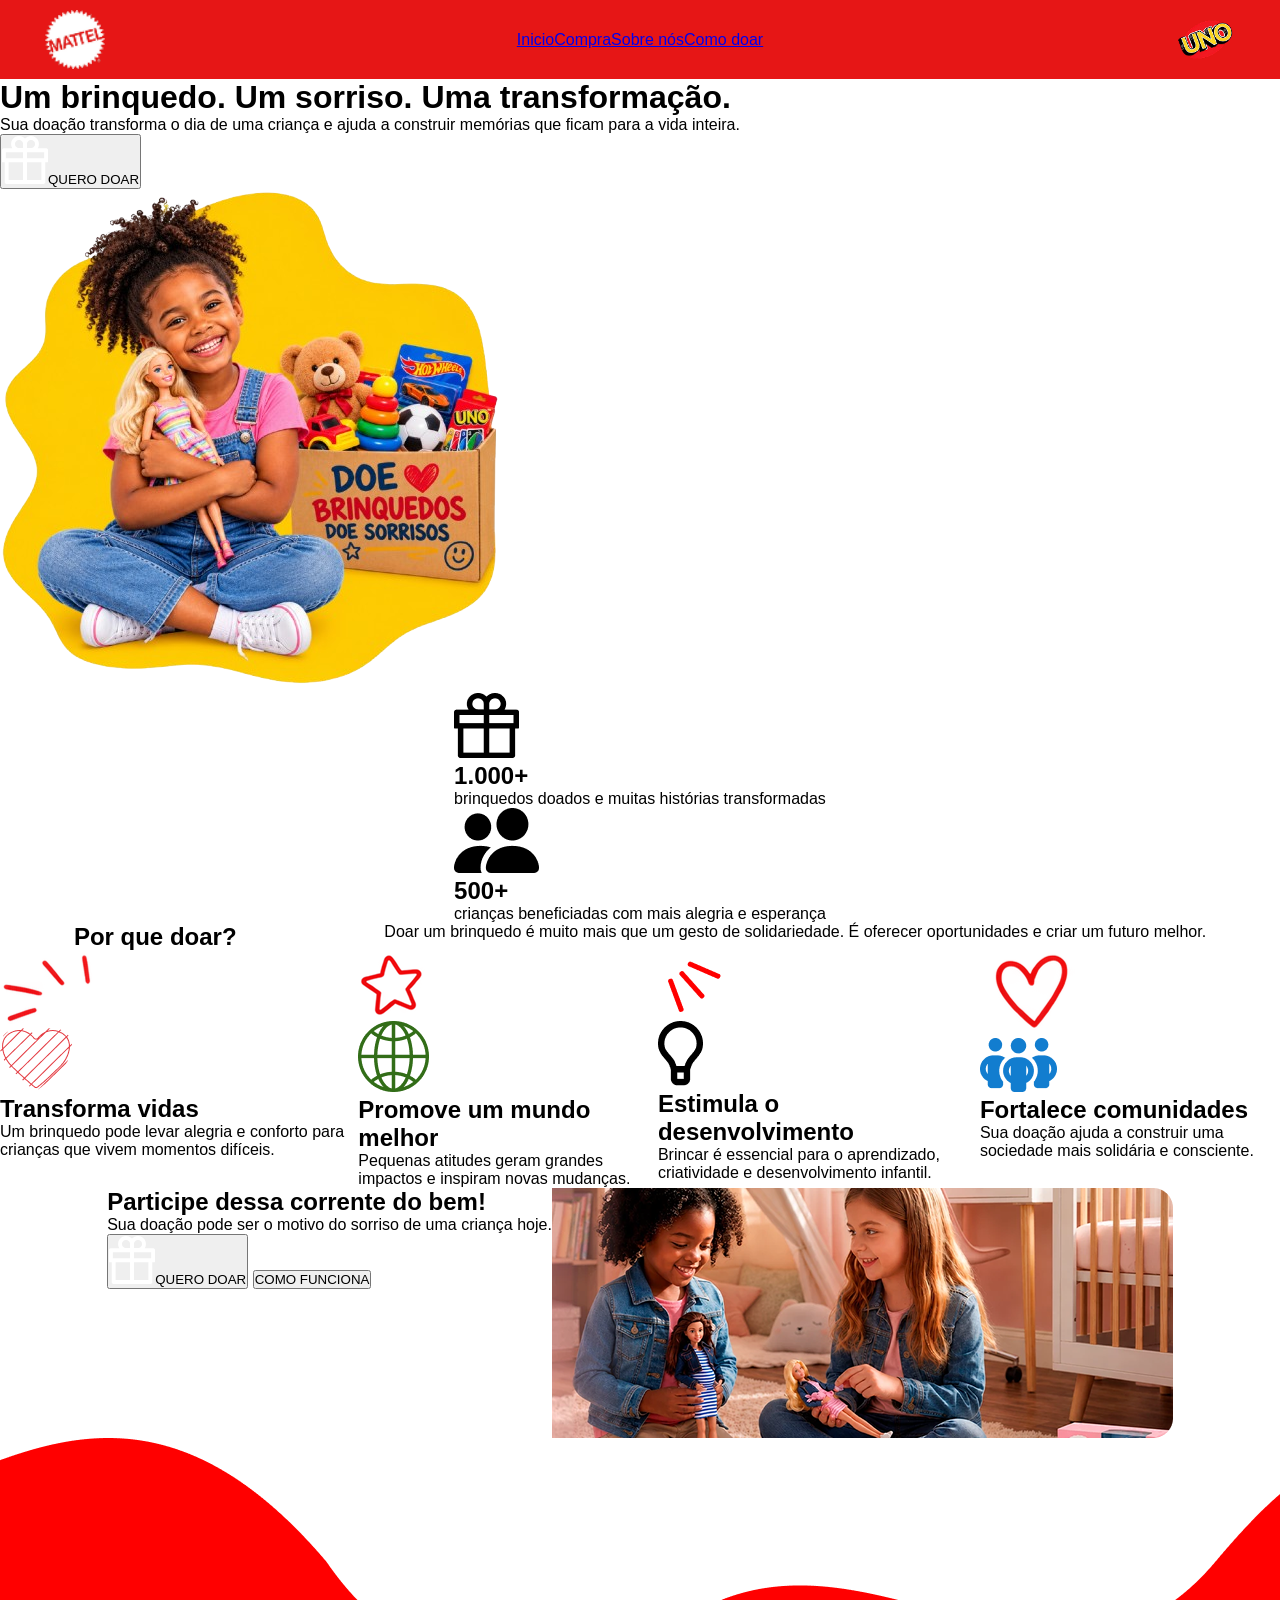
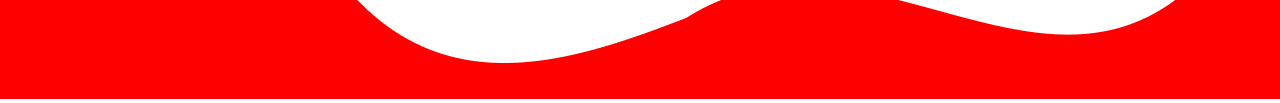
<file: index.html>
<!DOCTYPE html>
<html lang="pt-br">

<head>
    <meta charset="UTF-8">
    <meta name="viewport" content="width=device-width, initial-scale=1.0">
    <link rel="stylesheet" href="style.css">
    <link rel="shortcut icon" href="https://thumb.wikimedia.org/wikipedia/commons/thumb/7/7b/Mattel_%282019%29.svg/1280px-Mattel_%282019%29.svg.png?utm_source=commons.wikimedia.org&utm_campaign=index&utm_content=thumbnail" type="image/x-icon">
    <title>Inicio</title>
</head>

<body>
    <header>
        <img src="img/Logo.png" alt="Logo">

        <div class="menu" id="btn">
            <img src="img/menu.png" alt="Abrir menu" id="menu">
            <img src="img/close.png" alt="Fechar menu" class="mn" id="menuC">
        </div>

        <div class="nav" id="nav">
            <nav id="nav2">
                <a href="#">Inicio</a>
                <a href="Compreoudoe.html">Compra</a>
                <a href="sobre-nos.html">Sobre nós</a>
                <a href="comodoar.html">Como doar</a>
            </nav>
        </div>

        <img src="img/Uno2.png" alt="">
    </header>

    <main>
        <div class="text">
            <h1>
                Um brinquedo. Um sorriso.
                <span> Uma transformação.</span>
            </h1>

            <p>Sua doação transforma o dia de uma criança e ajuda a construir memórias que ficam para a vida inteira.
            </p>

            <button type="button"> <img src="img/giftB.png" alt="gift">QUERO DOAR</button>
        </div>

        <img src="img/ImgH.png" alt="Imagem Hero">
    </main>

    <section class="Ddados">
        <div class="dados">
            <div class="dado D1">
                <div class="ft"><img src="img/giftP.png" alt="Gift"></div>
                <div class="Dtext bor">
                    <h1>1.000+</h1>
                    <p>brinquedos doados e muitas histórias transformadas</p>
                </div>
            </div>

            <div class="dado D2">
                <div class="ft tf"><img src="img/twoP.png" alt="Gift"></div>
                <div class="Dtext">
                    <h1>500+</h1>
                    <p>crianças beneficiadas com mais alegria e esperança</p>
                </div>
            </div>
        </div>
    </section>

    <section class="pq">
        <h1>Por que doar?</h1>

        <p>Doar um brinquedo é muito mais que um gesto de solidariedade. É oferecer oportunidades e criar um futuro
            melhor.</p>
    </section>

    <section class="Qpq">
        <div class="quadrado">
            <img src="img/linhaC.png" alt="decoração" class="d1">
            <div class="fundo b1">
                <img src="img/coracao.png" alt="">
            </div>

            <h2>Transforma vidas</h2>

            <p>Um brinquedo pode levar alegria e conforto para crianças que vivem momentos difíceis.</p>
        </div>

        <div class="quadrado">
            <img src="img/estrela2.png" alt="decoração" class="d2">
            <div class="fundo b2">
                <img src="img/Mundo.png" alt="">
            </div>

            <h2 class="tx1">Promove um mundo melhor</h2>

            <p>Pequenas atitudes geram grandes impactos e inspiram novas mudanças.</p>
        </div>

        <div class="quadrado">
            <img src="img/linhaB.png" alt="decoração" class="d3">
            <div class="fundo b3">
                <img src="img/lampada.png" alt="">
            </div>

            <h2>Estimula o desenvolvimento</h2>

            <p>Brincar é essencial para o aprendizado, criatividade e desenvolvimento infantil.</p>
        </div>

        <div class="quadrado">
            <img src="img/coracao2.png" alt="decoração" class="d4">
            <div class="fundo b4">
                <img src="img/pessoa.png" alt="">
            </div>

            <h2 class="tx2">Fortalece comunidades</h2>

            <p>Sua doação ajuda a construir uma sociedade mais solidária e consciente.</p>
        </div>
    </section>

    <section class="Card">
        <div class="card">
            <div class="text">
                <h1>Participe dessa corrente do bem!</h1>

                <p>Sua doação pode ser o motivo do sorriso de uma criança hoje.</p>

                <div>
                    <button type="button" class="doar"> <img src="img/giftB.png" alt="gift">QUERO DOAR</button>

                    <button type="button" class="func">COMO FUNCIONA</button>
                </div>
            </div>

            <img src="img/Cimg.png" alt="Hero card">
        </div>
    </section>

    <footer>
        <img src="img/fundoV.png" alt="Fundo">
    </footer>

    <script src="script.js"></script>
</body>

</html>
</file>
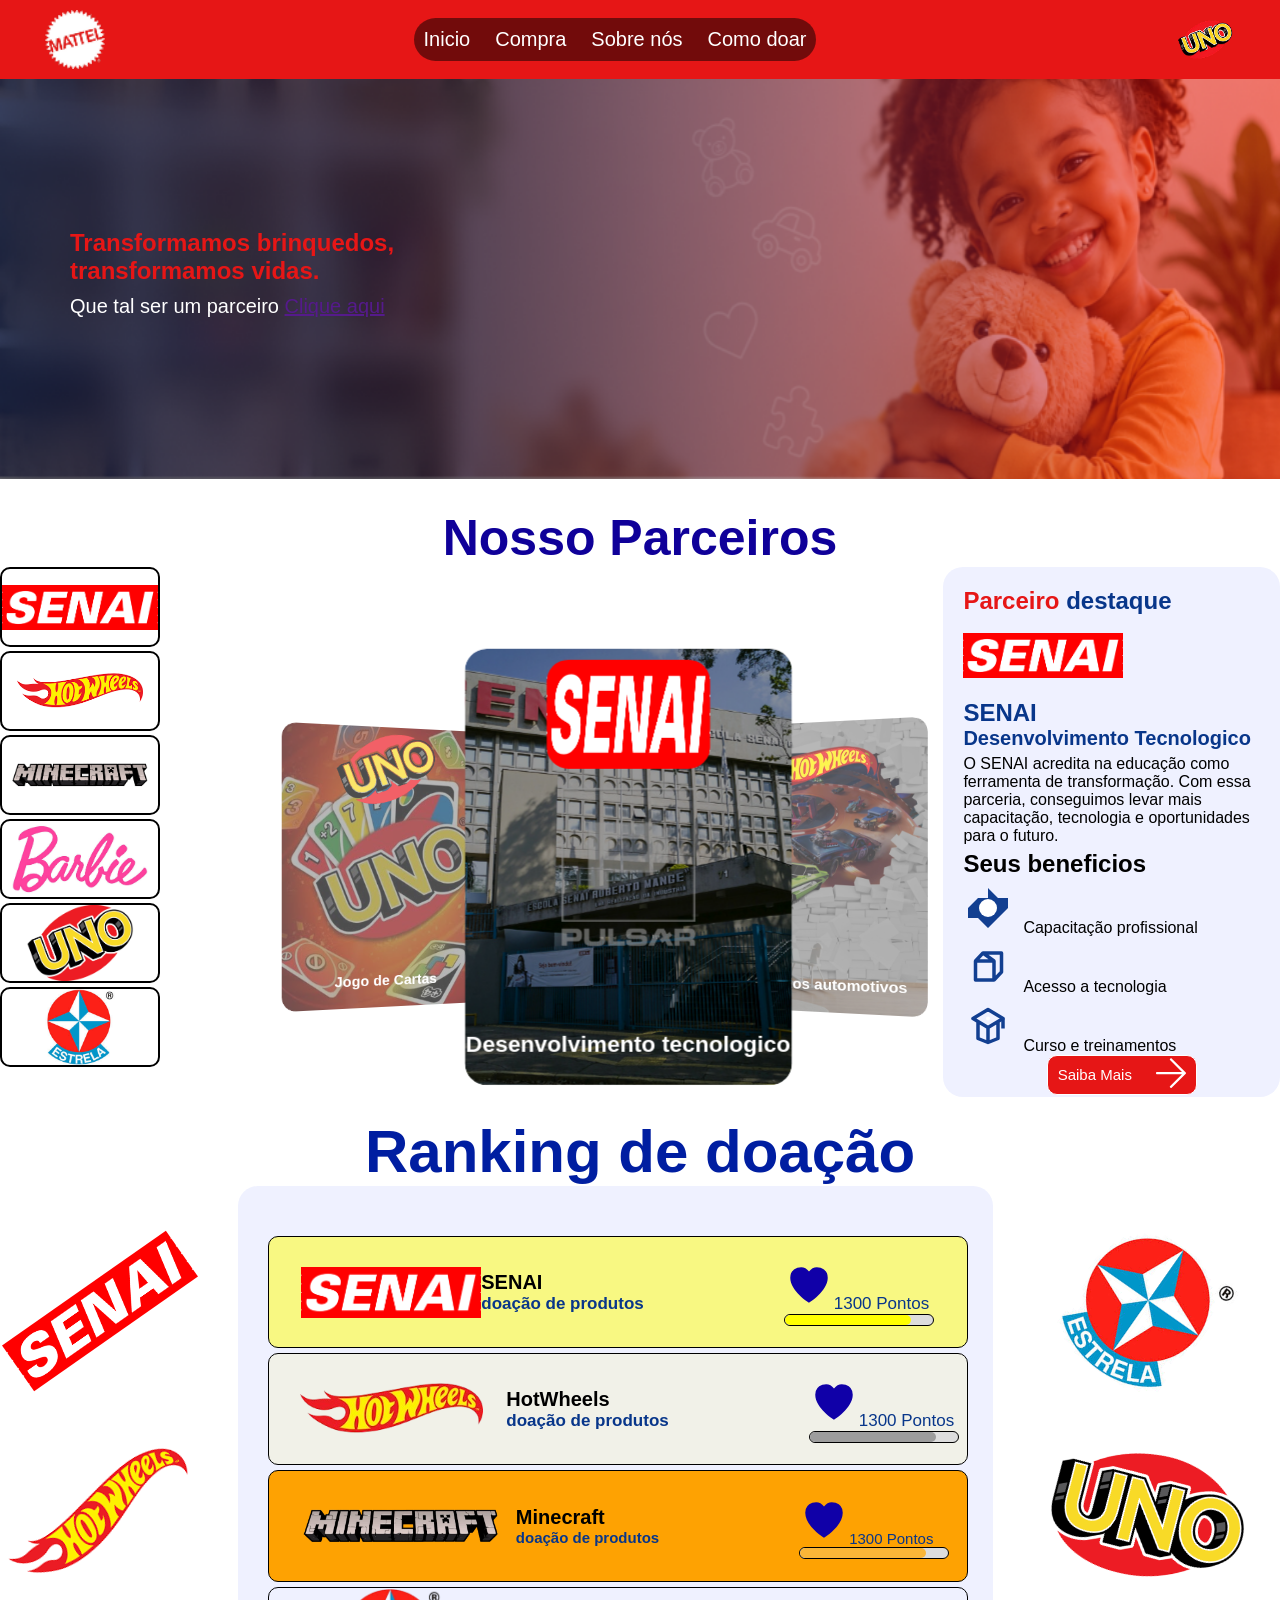
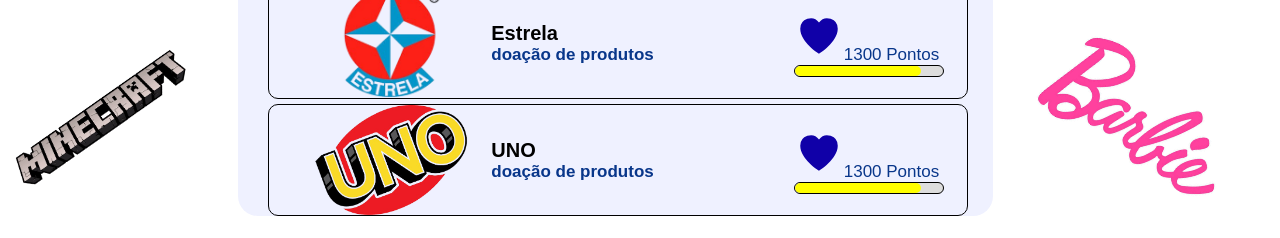
<file: parceiros.html>
<!doctype html>
<html lang="pt-br">

<head>
  <meta charset="UTF-8" />
  <meta name="viewport" content="width=device-width, initial-scale=1.0" />
  <title>Parceiros</title>
  <link rel="shortcut icon"
    href="https://thumb.wikimedia.org/wikipedia/commons/thumb/7/7b/Mattel_%282019%29.svg/1280px-Mattel_%282019%29.svg.png?utm_source=commons.wikimedia.org&utm_campaign=index&utm_content=thumbnail"
    type="image/x-icon">
  <link rel="stylesheet" href="parceiros.css" />
</head>

<body>
  <header>
    <img src="img/Logo.png" alt="Logo">

    <div class="menu" id="btn">
      <img src="img/menu.png" alt="Abrir menu" id="menu">
      <img src="img/close.png" alt="Fechar menu" class="mn" id="menuC">
    </div>

    <div class="nav" id="nav">
      <nav id="nav2">
        <a href="index.html">Inicio</a>
        <a href="Compreoudoe.html">Compra</a>
        <a href="sobre-nos.html">Sobre nós</a>
        <a href="comodoar.html">Como doar</a>
      </nav>
    </div>

    <img src="img/Uno2.png" alt="">
  </header>
  <nav>
    <img src="img/Menina-topo.png" alt="" />
    <div class="escrita-nav">
      <h1>Transformamos brinquedos, transformamos vidas.</h1>
      <p>
        Que tal ser um parceiro <span><a href="">Clique aqui</a></span>
      </p>
    </div>
  </nav>
  <div class="escrita-parceiros">
    <h1>Nosso Parceiros</h1>
  </div>
  <section>
    <div class="img-parceiros">
      <div class="container-img">
        <div class="lista-parceiros">
          <div class="parceiros">
            <img src="img/Senai-logo.png" alt="" />
          </div>
          <div class="parceiros">
            <img src="img/HotWhells-logo.png" alt="" />
          </div>
          <div class="parceiros">
            <img src="img/Minecraft-logo.png certo1.png" alt="" />
          </div>
          <div class="parceiros">
            <img src="img/Barbie-logo.jpeg" alt="" />
          </div>
          <div class="parceiros">
            <img src="img/UNO-logo.png" alt="" />
          </div>
          <div class="parceiros">
            <img src="img/Estrela-logo.jpeg" alt="" />
          </div>
          <!---
            <div class="parceiros">
              <img src="img/Senai-logo.png" alt="" />
            </div>
            <div class="parceiros">
              <img src="img/HotWhells-logo.png" alt="" />
            </div>
            <div class="parceiros">
              <img src="img/Minecraft-logo.png certo1.png" alt="" />
            </div>
            <div class="parceiros">
              <img src="img/Barbie-logo.jpeg" alt="" />
            </div>
            <div class="parceiros">
              <img src="img/UNO-logo.png" alt="" />
            </div>
            <div class="parceiros">
              <img src="img/Estrela-logo.jpeg" alt="" />
            </div>-->
        </div>
      </div>
    </div>
    <div class="carrossel">
      <div class="card">
        <div class="fundo-card">
          <img src="img/Senai.jpg" alt="">
          <div class="info-card">
            <img class="logo-card" src="img/Senai-logo.png" alt="" />
            <h2>Desenvolvimento tecnologico</h2>
          </div>
        </div>
      </div>
      <div class="card">
        <div class="fundo-card">
          <img src="img/hotwell-1.jpg" alt="">
          <div class="info-card">
            <img class="logo-card" src="img/HotWhells-logo-removebg-preview.png" alt="" />
            <h2>Brinquedos automotivos</h2>
          </div>
        </div>
      </div>
      <div class="card">
        <div class="fundo-card">
          <img src="img/minecraft.jpg" alt="">
          <div class="info-card">
            <img class="logo-card" src="img/Minecraft-logo.png_certo1-removebg-preview (1).png" alt="" />
            <h2>Jogo de mundo aberto</h2>
          </div>
        </div>
      </div>
      <div class="card">
        <div class="fundo-card">
          <img src="img/Barbie.jpg " alt="">
          <div class="info-card">
            <img class="logo-card" src="img/Barbie-logo-removebg-preview.png" alt="" />
            <h2>Boneca</h2>
          </div>
        </div>
      </div>
      <div class="card">
        <div class="fundo-card">
          <img src="img/Estrela.png" alt="">
          <div class="info-card">
            <img class="logo-card" src="img/Estrela-logo-removebg-preview.png" alt="" />
            <h2>Brinquedos e jogos</h2>
          </div>
        </div>
      </div>
      <div class="card">
        <div class="fundo-card">
          <img src="img/Uno.jpg" alt="">
          <div class="info-card">
            <img class="logo-card" src="img/UNO-logo-removebg-preview.png" alt="" />
            <h2>Jogo de Cartas</h2>
          </div>
        </div>
      </div>
    </div>
    </div>
    <div class="parceiro-destaque">
      <div class="info-parceiros">
        <div class="logo-p">
          <h1>Parceiro <span>destaque</span></h1>
          <img src="img/Senai-logo.png" alt="" />
        </div>
        <div class="empresa">
          <h1>SENAI</h1>
          <h2>Desenvolvimento Tecnologico</h2>
          <p>
            O SENAI acredita na educação como ferramenta de transformação. Com
            essa parceria, conseguimos levar mais capacitação, tecnologia e
            oportunidades para o futuro.
          </p>
        </div>
        <div class="beneficios">
          <h2>Seus beneficios</h2>
          <div class="beneficios">
            <p><svg width="50" height="50" viewBox="0 0 100 100">
                <path d="M50 10L70 30H90V50L70 70L50 90L30 70H10V50L30 30H50Z" fill="#123F91" />
                <circle cx="50" cy="50" r="18" fill="white" />
              </svg></span>Capacitação profissional</p>
          </div>
          <div class="beneficios">
            <p><span><svg width="50" height="50" viewBox="0 0 100 100">
                  <path d="M25 38h37v38H25zM25 38l15-16h37v38L62 76M40 22l22 16" fill="none" stroke="#123F91"
                    stroke-width="7" stroke-linejoin="round" />
                </svg></span>Acesso a tecnologia</p>
          </div>
          <div class="beneficios">
            <p><span><svg width="50" height="50" viewBox="0 0 100 100">
                  <path d="M20 35l30-18 30 18-30 18zM30 43v32l20 8 20-8V43M50 53v30" fill="none" stroke="#123F91"
                    stroke-width="7" stroke-linejoin="round" />
                  <circle cx="50" cy="35" r="4" fill="white" />
                  <path d="M80 35v20" stroke="#123F91" stroke-width="7" />
                </svg></span>Curso e treinamentos</p>
          </div>
        </div>
        <div class="saiba-mais">
          <button><span>
              <h1>Saiba Mais</h1>
            </span> <span><svg aria-hidden="true" data-prefix="fal" data-icon="arrow-right" role="img"
                xmlns="http://www.w3.org/2000/svg" viewBox="0 0 448 512"
                class="svg-inline--fa fa-arrow-right fa-w-14 fa-7x">
                <path fill="currentColor"
                  d="M216.464 36.465l-7.071 7.07c-4.686 4.686-4.686 12.284 0 16.971L387.887 239H12c-6.627 0-12 5.373-12 12v10c0 6.627 5.373 12 12 12h375.887L209.393 451.494c-4.686 4.686-4.686 12.284 0 16.971l7.071 7.07c4.686 4.686 12.284 4.686 16.97 0l211.051-211.05c4.686-4.686 4.686-12.284 0-16.971L233.434 36.465c-4.686-4.687-12.284-4.687-16.97 0z"
                  class=""></path>
              </svg></span></button>
        </div>
      </div>
    </div>
  </section>
  <div class="rankinkg">
    <div class="escrita-ranking">
      <h2>Ranking de doação</h2>
    </div>
    <div class="ranking-itens">
      <div class="img-lateral">
        <img src="img/Senai-logo.png" alt="">
        <img src="img/HotWhells-logo.png" alt="">
        <img src="img/Minecraft-logo.png_certo1-removebg-preview (1).png" alt="">
      </div>
      <div class="tabela-ranking">
        <div class="icons-ranking">

        </div>
        <div class="ranking-de-parceiros">
          <div class="itens-ranking">
            <div class="parceiros-ranking1">
              <img src="img/Senai-logo.png" alt="">
              <div class="info-ranking">
                <h1>SENAI
                  <p>doação de produtos</p>
                </h1>
              </div>
              <div class="pontos">
                <p><span><svg width="50" height="50" viewBox="0 0 24 24">
                      <path fill="#1000A8" d="M12 21S3 15.5 3 9a5 5 0 0 1 9-3 5 5 0 0 1 9 3c0 6.5-9 12-9 12z" />
                    </svg></span>1300 Pontos</p>
                <div class="barra">
                  <div class="progresso"></div>
                </div>
              </div>
            </div>
            <div class="parceiros-ranking2">
              <img src="img/HotWhells-logo-removebg-preview.png" alt="">
              <div class="info-ranking">
                <h1>HotWheels
                  <p>doação de produtos</p>
                </h1>
              </div>
              <div class="pontos">
                <p><span><svg width="50" height="50" viewBox="0 0 24 24">
                      <path fill="#1000A8" d="M12 21S3 15.5 3 9a5 5 0 0 1 9-3 5 5 0 0 1 9 3c0 6.5-9 12-9 12z" />
                    </svg></span>1300 Pontos</p>
                <div class="barra1">
                  <div class="progresso1"></div>
                </div>
              </div>
            </div>
            <div class="parceiros-ranking3">
              <img src="img/Minecraft-logo.png_certo1-removebg-preview (1).png" alt="">
              <div class="info-ranking">
                <h1>Minecraft
                  <p>doação de produtos</p>
                </h1>
              </div>
              <div class="pontos">
                <p><span><svg width="50" height="50" viewBox="0 0 24 24">
                      <path fill="#1000A8" d="M12 21S3 15.5 3 9a5 5 0 0 1 9-3 5 5 0 0 1 9 3c0 6.5-9 12-9 12z" />
                    </svg></span>1300 Pontos</p>
                <div class="barra2">
                  <div class="progresso2"></div>
                </div>
              </div>
            </div>
            <div class="parceiros-ranking">
              <img src="img/Estrela-logo-removebg-preview.png" alt="">
              <div class="info-ranking">
                <h1>Estrela
                  <p>doação de produtos</p>
                </h1>
              </div>
              <div class="pontos">
                <p><span><svg width="50" height="50" viewBox="0 0 24 24">
                      <path fill="#1000A8" d="M12 21S3 15.5 3 9a5 5 0 0 1 9-3 5 5 0 0 1 9 3c0 6.5-9 12-9 12z" />
                    </svg></span>1300 Pontos</p>
                <div class="barra">
                  <div class="progresso"></div>
                </div>
              </div>
            </div>
            <div class="parceiros-ranking">
              <img src="img/UNO-logo-removebg-preview.png" alt="">
              <div class="info-ranking">
                <h1>UNO
                  <p>doação de produtos</p>
                </h1>
              </div>
              <div class="pontos">
                <p><span><svg width="50" height="50" viewBox="0 0 24 24">
                      <path fill="#1000A8" d="M12 21S3 15.5 3 9a5 5 0 0 1 9-3 5 5 0 0 1 9 3c0 6.5-9 12-9 12z" />
                    </svg></span>1300 Pontos</p>
                <div class="barra">
                  <div class="progresso"></div>
                </div>
              </div>
            </div>
          </div>
        </div>
      </div>
      <div class="img-lateral2">
        <img src="img/Estrela-logo.jpeg" alt="">
        <img src="img/UNO-logo.png" alt="">
        <img src="img/Barbie-logo.jpeg" alt="">
      </div>
    </div>
  </div>
  <script src="parceiros.js"></script>
  <script src="script.js"></script>
</body>

</html>
</file>
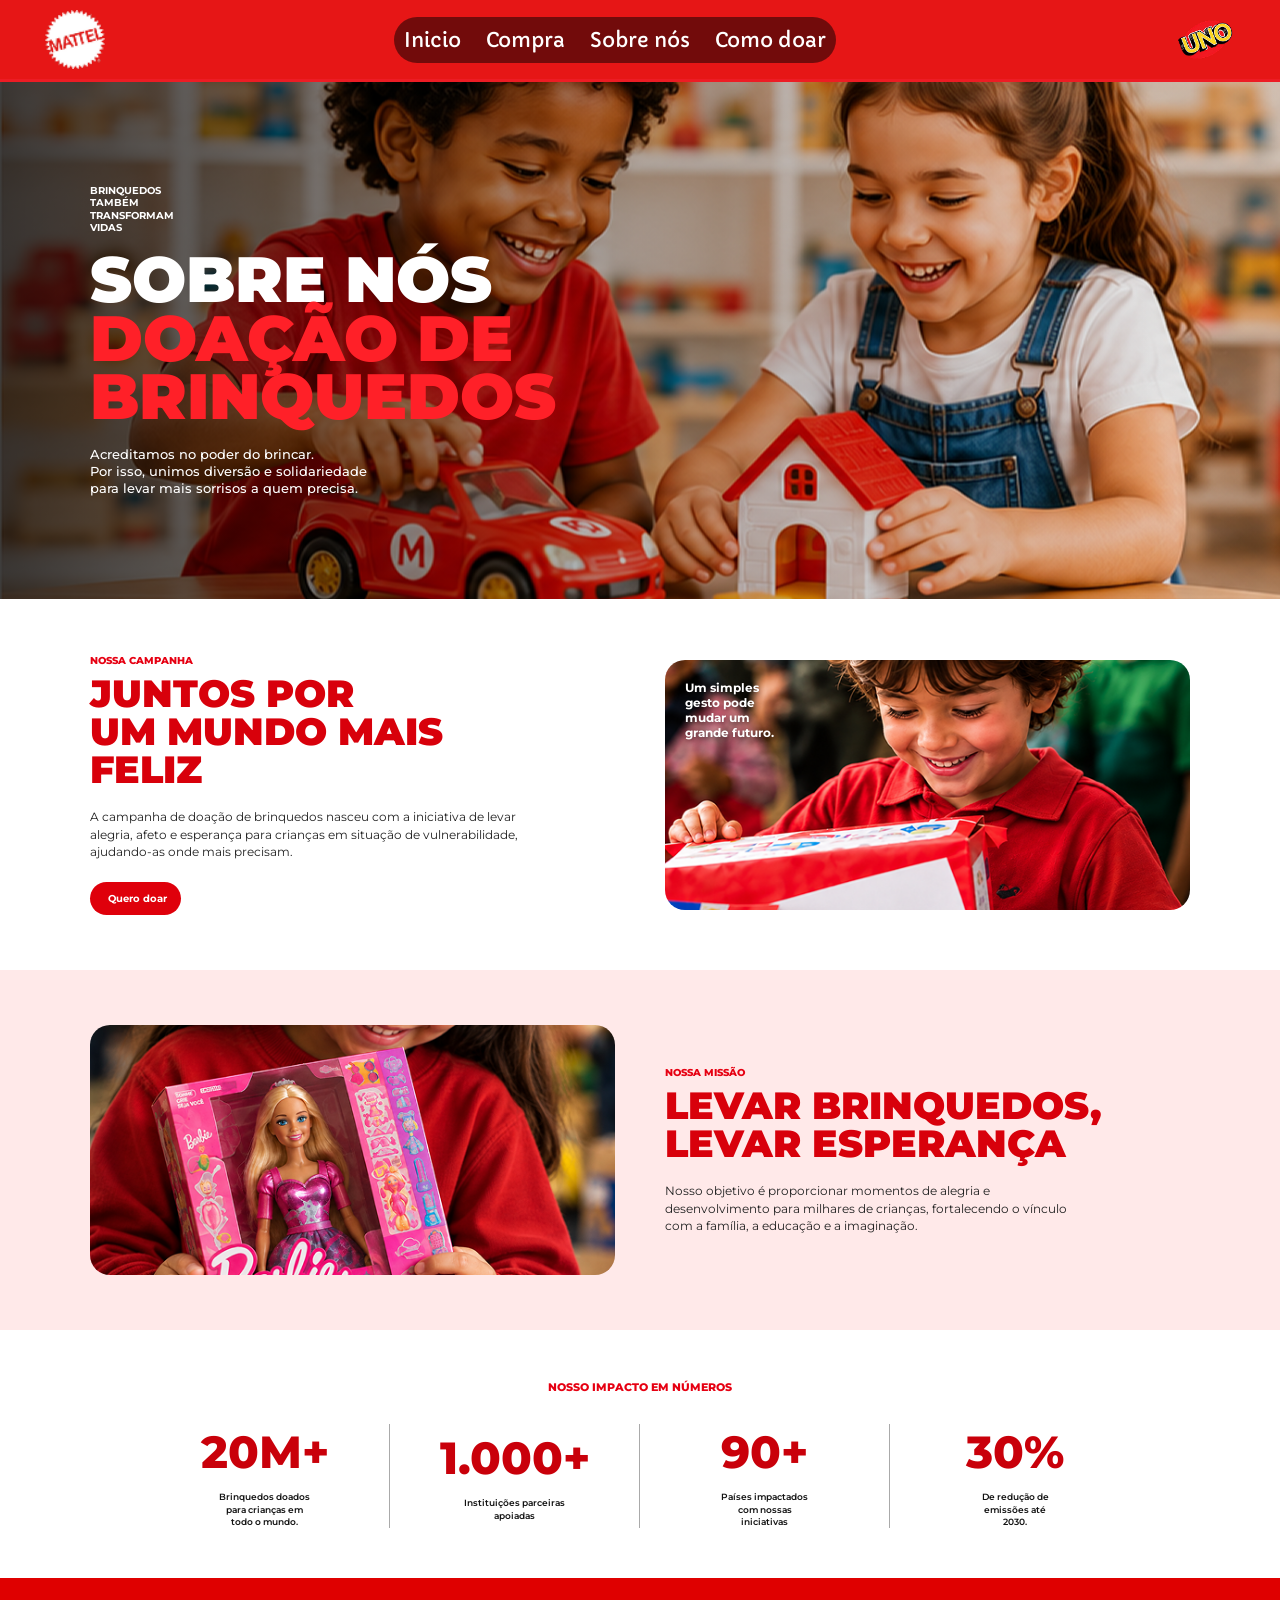
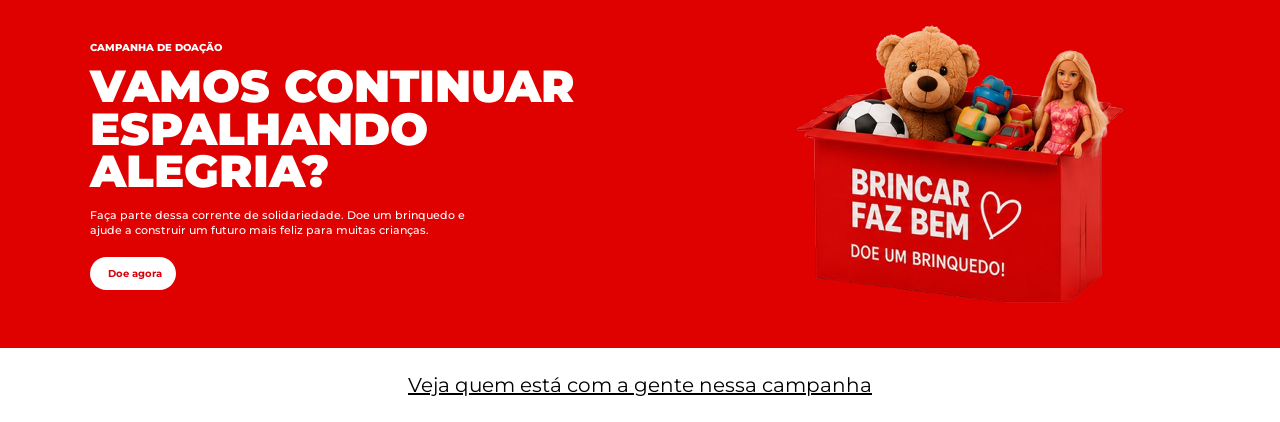
<file: sobre-nos.html>
<!DOCTYPE html>
<html lang="pt-BR">

<head>
    <meta charset="UTF-8">
    <meta name="viewport" content="width=device-width, initial-scale=1.0">

    <title>Sobre Nós</title>
    <link rel="shortcut icon"
        href="https://thumb.wikimedia.org/wikipedia/commons/thumb/7/7b/Mattel_%282019%29.svg/1280px-Mattel_%282019%29.svg.png?utm_source=commons.wikimedia.org&utm_campaign=index&utm_content=thumbnail"
        type="image/x-icon">

    <link rel="stylesheet" href="sobre-nos.css">

    <link rel="preconnect" href="https://fonts.googleapis.com">
    <link rel="preconnect" href="https://fonts.gstatic.com" crossorigin>

    <link href="https://fonts.googleapis.com/css2?family=Montserrat:wght@400;500;600;700;800;900&display=swap"
        rel="stylesheet">
</head>

<body>

    <header>
        <img src="img/Logo.png" alt="Logo">

        <div class="menu" id="btn">
            <img src="img/menu.png" alt="Abrir menu" id="menu">
            <img src="img/close.png" alt="Fechar menu" class="mn" id="menuC">
        </div>

        <div class="nav" id="nav">
            <nav id="nav2">
                <a href="index.html">Inicio</a>
                <a href="Compreoudoe.html">Compra</a>
                <a href="#">Sobre nós</a>
                <a href="comodoar.html">Como doar</a>
            </nav>
        </div>

        <img src="img/Uno2.png" alt="">
    </header>

    <section class="hero">

        <div class="hero-overlay"></div>

        <div class="hero-conteudo">

            <span class="frase-topo">
                BRINQUEDOS<br>
                TAMBÉM<br>
                TRANSFORMAM<br>
                VIDAS
            </span>

            <h1>
                SOBRE NÓS<br>
                <span>DOAÇÃO DE<br>BRINQUEDOS</span>
            </h1>

            <p>
                Acreditamos no poder do brincar.<br>
                Por isso, unimos diversão e solidariedade<br>
                para levar mais sorrisos a quem precisa.
            </p>

        </div>

    </section>


    <section class="campanha">

        <div class="texto">

            <span class="mini-titulo">
                NOSSA CAMPANHA
            </span>

            <h2>
                JUNTOS POR<br>
                UM MUNDO MAIS<br>
                FELIZ
            </h2>

            <p>
                A campanha de doação de brinquedos nasceu
                com a iniciativa de levar alegria, afeto e
                esperança para crianças em situação de
                vulnerabilidade, ajudando-as onde mais precisam.
            </p>

            <a href="Compreoudoe.html" class="botao">
                Quero doar

            </a>

        </div>

        <div class="imagem">

            <img src="img/foto-criança1.png" alt="">

            <div class="imagem-texto">
                Um simples<br>
                gesto pode<br>
                mudar um<br>
                grande futuro.
            </div>

        </div>

    </section>


    <section class="missao">

        <div class="imagem">

            <img src="img/foto-criança2.png" alt="">

        </div>

        <div class="texto">

            <span class="mini-titulo">
                NOSSA MISSÃO
            </span>

            <h2>
                LEVAR BRINQUEDOS,<br>
                LEVAR ESPERANÇA
            </h2>

            <p>
                Nosso objetivo é proporcionar momentos de
                alegria e desenvolvimento para milhares de
                crianças, fortalecendo o vínculo com a família,
                a educação e a imaginação.
            </p>

        </div>

    </section>

    <section class="impacto">

        <span class="mini-titulo">
            NOSSO IMPACTO EM NÚMEROS
        </span>

        <div class="numeros">

            <div class="numero">
                <strong>20M+</strong>

                <p>
                    Brinquedos doados<br>
                    para crianças em<br>
                    todo o mundo.
                </p>
            </div>


            <div class="numero">
                <strong>1.000+</strong>

                <p>
                    Instituições parceiras<br>
                    apoiadas
                </p>
            </div>


            <div class="numero">
                <strong>90+</strong>

                <p>
                    Países impactados<br>
                    com nossas<br>
                    iniciativas
                </p>
            </div>


            <div class="numero">
                <strong>30%</strong>

                <p>
                    De redução de<br>
                    emissões até<br>
                    2030.
                </p>
            </div>

        </div>

    </section>



    <section class="final">

        <div class="final-texto">

            <span>
                CAMPANHA DE DOAÇÃO
            </span>

            <h2>
                VAMOS CONTINUAR<br>
                ESPALHANDO ALEGRIA?
            </h2>

            <p>
                Faça parte dessa corrente de solidariedade.
                Doe um brinquedo e ajude a construir um
                futuro mais feliz para muitas crianças.
            </p>

            <a href="Compreoudoe.html" class="botao botao-branco">
                Doe agora

            </a>

        </div>


        <div class="final-imagem">

            <img src="img/brinquedos.png" alt="">

        </div>

    </section>

    <section class="parceiros">
        <a href="parceiros.html">Veja quem está com a gente nessa campanha</a>
    </section>

    <script src="script.js"></script>
</body>

</html>
</file>
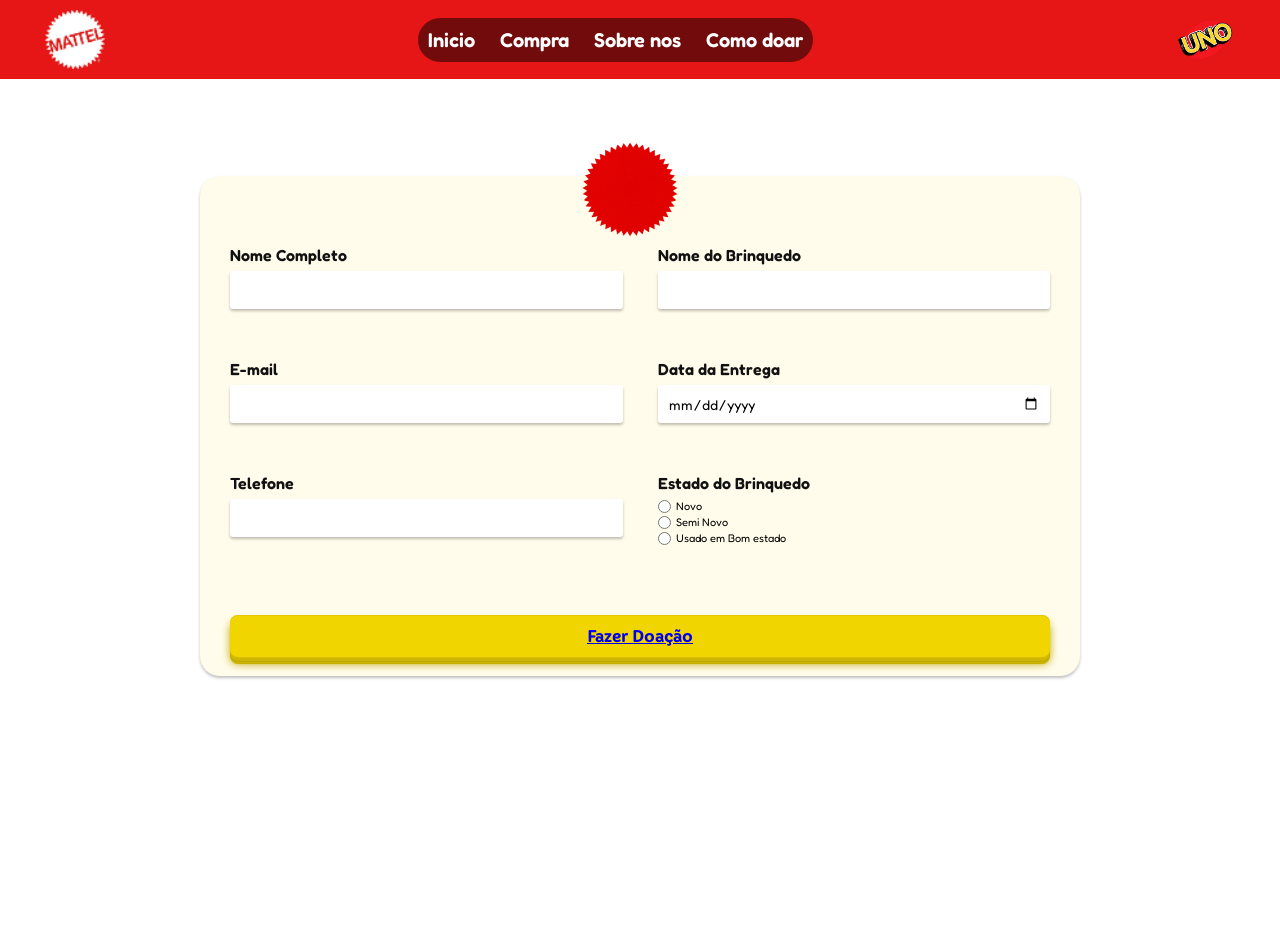
<file: formi/formulario.html>
<!DOCTYPE html>
<html lang="pt-br">

<head>
    <meta charset="UTF-8">
    <meta name="viewport" content="width=device-width, initial-scale=1.0">
    <title>Document</title>
    <link rel="stylesheet" href="formulario.css">
</head>

<body>

    <header>
        <img src="imagens/menu.png" alt="Logo">

        <div class="menu">
            <img src="imagens/menu (1).png" alt="Menu">
        </div>

        <nav>
            <a>Inicio</a>
            <a>Compra</a>
            <a>Sobre nos</a>
            <a>Como doar</a>
        </nav>

        <img src="imagens/Uno2.png" alt="">
    </header>

    <head>
        <link rel="preconnect" href="https://fonts.googleapis.com">
        <link rel="preconnect" href="https://fonts.gstatic.com" crossorigin>
        <link href="https://fonts.googleapis.com/css2?family=Fredoka:wght@300..700&display=swap" rel="stylesheet">
    </head>

    <main>

        <section class="formulario">

            <!-- LOGO -->
            <img class="logo-mattel" src="imagens/mattellogo.png" alt="Mattel">

            <form>

                <div class="campo">
                    <label for="nome">Nome Completo</label>
                    <input type="text" id="nome" name="nome">
                </div>

                <div class="campo">
                    <label for="brinquedo">Nome do Brinquedo</label>
                    <input type="text" id="brinquedo" name="brinquedo">
                </div>

                <div class="campo">
                    <label for="email">E-mail</label>
                    <input type="email" id="email" name="email">
                </div>

                <div class="campo">
                    <label for="data">Data da Entrega</label>
                    <input type="date" id="data" name="data">
                </div>

                <div class="campo">
                    <label for="telefone">Telefone</label>
                    <input type="tel" id="telefone" name="telefone">
                </div>

                <div class="campo estado">

                    <label>Estado do Brinquedo</label>

                    <div class="opcoes">

                        <label>
                            <input type="radio" name="estado" value="novo">
                            Novo
                        </label>

                        <label>
                            <input type="radio" name="estado" value="semi-novo">
                            Semi Novo
                        </label>

                        <label>
                            <input type="radio" name="estado" value="usado">
                            Usado em Bom estado
                        </label>

                    </div>

                </div>

                <a href="jurrasic.html">
                <button class="squishy squishy-classic" >                    
                    Fazer Doação
                </a>

            </form>

        </section>

    </main>

</body>

</html>
</file>
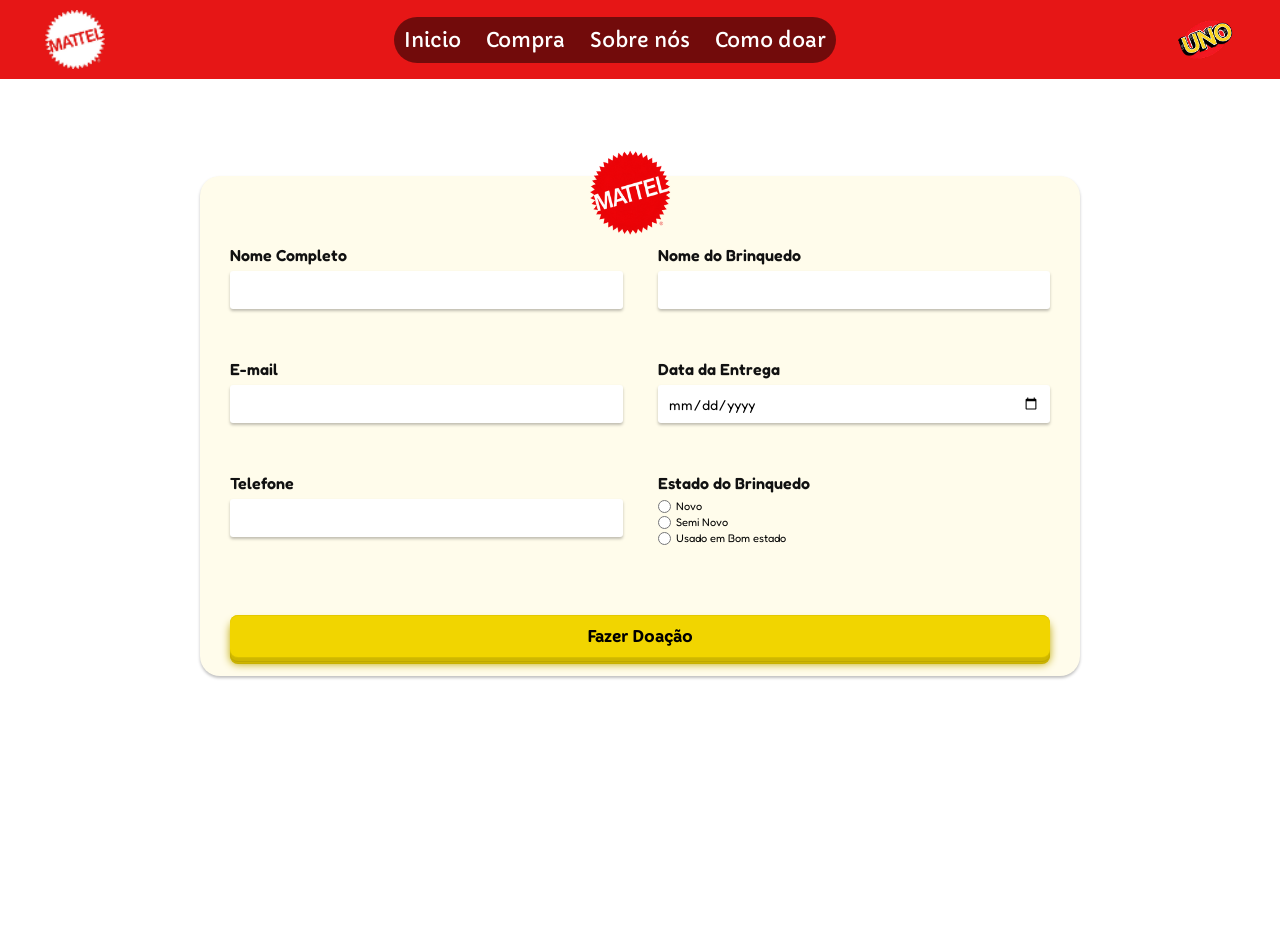
<file: formu/formulario.html>
<!DOCTYPE html>
<html lang="pt-br">

<head>
    <meta charset="UTF-8">
    <meta name="viewport" content="width=device-width, initial-scale=1.0">
    <title>Formulario</title>
    <link rel="shortcut icon" href="https://thumb.wikimedia.org/wikipedia/commons/thumb/7/7b/Mattel_%282019%29.svg/1280px-Mattel_%282019%29.svg.png?utm_source=commons.wikimedia.org&utm_campaign=index&utm_content=thumbnail" type="image/x-icon">
    <link rel="stylesheet" href="formulario.css">
</head>

<body>

    <header>
        <img src="../img/Logo.png" alt="Logo">

        <div class="menu" id="btn">
            <img src="../img/menu.png" alt="Abrir menu" id="menu">
            <img src="../img/close.png" alt="Fechar menu" class="mn" id="menuC">
        </div>

        <div class="nav" id="nav">
            <nav id="nav2">
                <a href="../index.html">Inicio</a>
                <a href="../Compreoudoe.html">Compra</a>
                <a href="../sobre-nos.html">Sobre nós</a>
                <a href="../comodoar.html">Como doar</a>
            </nav>
        </div>

        <img src="../img/Uno2.png" alt="">
    </header>

    <head>
        <link rel="preconnect" href="https://fonts.googleapis.com">
        <link rel="preconnect" href="https://fonts.gstatic.com" crossorigin>
        <link href="https://fonts.googleapis.com/css2?family=Fredoka:wght@300..700&display=swap" rel="stylesheet">
    </head>

    <main>

        <section class="formulario">

            <!-- LOGO -->
            <img class="logo-mattel" src="../img/LogoM.png" alt="Mattel">

            <form>

                <div class="campo">
                    <label for="nome">Nome Completo</label>
                    <input type="text" id="nome" name="nome">
                </div>

                <div class="campo">
                    <label for="brinquedo">Nome do Brinquedo</label>
                    <input type="text" id="brinquedo" name="brinquedo">
                </div>

                <div class="campo">
                    <label for="email">E-mail</label>
                    <input type="email" id="email" name="email">
                </div>

                <div class="campo">
                    <label for="data">Data da Entrega</label>
                    <input type="date" id="data" name="data">
                </div>

                <div class="campo">
                    <label for="telefone">Telefone</label>
                    <input type="tel" id="telefone" name="telefone">
                </div>

                <div class="campo estado">

                    <label>Estado do Brinquedo</label>

                    <div class="opcoes">

                        <label>
                            <input type="radio" name="estado" value="novo">
                            Novo
                        </label>

                        <label>
                            <input type="radio" name="estado" value="semi-novo">
                            Semi Novo
                        </label>

                        <label>
                            <input type="radio" name="estado" value="usado">
                            Usado em Bom estado
                        </label>

                    </div>

                </div>

                <a href="jurrasic.html">
                    <button class="squishy squishy-classic">
                        Fazer Doação
                </a>

            </form>

        </section>

    </main>

    <script src="../script.js"></script>
</body>

</html>
</file>
<file: style.css>
* {
  margin: 0;
  padding: 0;
  box-sizing: border-box;
  font-family: Arial, Helvetica, sans-serif;
}
header {
  background-color: #e61616;
  width: 100%;
  padding: 0px 25px 0px 25px;
  display: flex;
  align-items: center;
  justify-content: space-between;

  @media (max-width: 845px) {
    width: 100%;
  }
  .menu {
    display: flex;
    display: none;
    cursor: pointer;

    @media (max-width: 845px) {
      display: block;
    }

    img {
      width: 50px;
    }
  }

  img {
    width: 100px;
    padding: 10px;
  }

  .escrita-inicio {
    display: flex;
    align-items: center;
    justify-content: center;
    gap: 28px;
    margin-right: 50px;
    color: white;
    font-size: 20px;
    background-color: rgba(0, 0, 0, 0.5);
    padding: 8px;
    border-radius: 25px;

    @media (max-width: 845px) {
      display: none;
    }

    a {
      text-decoration: none;
      cursor: pointer;
      transition: 0.5s;

      &:hover {
        font-size: 22px;
        transition: 0.5s;
      }
    }
  }
}
nav {
  display: flex;
  object-fit: cover;
  position: relative;
  img {
    height: 400px;
    width: 100%;
  }

  @media (max-width: 845px) {
    img {
      width: 100%;
      height: 400px;
    }
  }
}
.escrita-nav {
  position: absolute;
  margin-top: 150px;
  margin-left: 70px;
  h1 {
    color: #e61616;
    width: 435px;
  }
  p {
    font-size: 20px;
    margin-top: 10px;
    color: white;
  }
}
section {
  display: flex;
  justify-content: space-around;
  @media (max-width: 845px) {
    display: flex;
    width: 100%;
    flex-direction: column;
    justify-content: center;
    align-items: center;
  }
}
.escrita-parceiros {
  h1 {
    color: #0f0099;
    font-size: 50px;
    display: flex;
    justify-content: center;
    margin-top: 30px;
  }
  @media (max-width: 845px) {
    h1 {
      font-size: 50px;
      display: flex;
      justify-content: center;
      margin-top: 30px;
    }
  }
}
.img-parceiros {
  @media (max-width: 845px) {
    display: flex;
    width: 100%;
  }
}
.container-img {
  @media (max-width: 845px) {
    display: flex;
    width: 100%;
    overflow: hidden;

    .lista-parceiros {
      width: max-content;
      display: flex;
      animation: deslizar 15s linear infinite;
    }

    .parceiros {
      display: flex;
      gap: 20px;
      padding-right: 20px;
    }

    @keyframes deslizar {
      from {
        transform: translateX(0);
      }

      to {
        transform: translateX(-50%);
      }
    }
  }
}
.parceiros {
  img {
    height: 80px;
    width: 160px;
    border-radius: 10px;
    border: 2px solid black;
    object-fit: contain;
  }
}

.card {
  display: flex;
  border-radius: 20px;
  z-index: 1;
  border-radius: 20px;
}
.fundo-card {
  height: 400px;
  width: 300px;
  position: relative;
  display: flex;
  justify-content: center;
  z-index: 2;
  left: 70px;
  img {
    height: 500px;
    width: 300px;
    border-radius: 20px;
    filter: brightness(60%);
  }
}

.info-card {
  position: absolute;
  display: flex;
  justify-content: center;
  h2 {
    color: white;
    margin-top: 350px;
    display: flex;
    font-size: 21px;
    justify-content: center;
  }
  .logo-card {
    width: 150px;
    height: 100px;
    position: absolute;
    margin-top: 10px;
    filter: brightness(100%);
  }
}
.parceiro-destaque {
  width: 550px;
  background-color: #eff1ff;
  border-radius: 20px;
  color: #08368a;
  height: 530px;
  img {
    height: 80px;
    width: 160px;
    filter: brightness(100%);
  }
  @media (max-width: 845px) {
    width: 450px;
  
    display: flex;
    justify-content: center;
    align-items: center;
    margin-top: 10px;
  }
}
.info-parceiros {
  margin-left: 20px;
  margin-top: 20px;
}
.empresa {
  p {
    color: rgb(0, 0, 0);
    margin-top: 5px;
  }
  h2 {
    width: 290px;
    font-size: 20px;
  }
}
.beneficios {
  margin-top: 5px;
  svg {
    color: rgb(2, 96, 204);
    width: 50px;
    margin-right: 10px;
  }
  h2 {
    color: black;
  }
  p {
    color: black;
  }
}
.saiba-mais {
  display: flex;
  align-items: center;
  justify-content: center;
  button {
    display: flex;
    justify-content: space-between;
    background-color: #e61616;
    align-items: center;
    width: 150px;
    border: 1px solid white;
    border-radius: 10px;
  }
  svg {
    width: 30px;
    color: white;
    margin-right: 10px;
  }
  h1 {
    font-size: 15px;
    align-items: center;
    margin-left: 10px;
    font-weight: 500;
    color: rgb(255, 255, 255);
  }
}

.barra {
  width: 150px;
  height: 12px;
  background-color: #ddd;
  border-radius: 20px;
  overflow: hidden;
  border: 1px solid black;
  @media (max-width: 845px) {
    width: 115px;
  }
}

.progresso {
  width: 85%;
  height: 100%;
  background-color: #ffff00;
  border-radius: 20px;
  @media (max-width: 845px) {
    display: flex;
    align-items: center;
  }
}
.tabela-ranking {
  background-color: #eff1ff;
  width: 800px;
  border-radius: 20px;
  @media (max-width: 845px) {
    display: flex;
    width: 80%;
  
  }
}
.itens-ranking {
  margin-left: 30px;
  @media (max-width: 845px) {
    display: flex;
    align-items: center;
    justify-content: center;
    gap: 20px;
  }
}
.ranking-itens {
  display: flex;
  justify-content: space-around;
  @media (max-width: 845px) {
    display: flex;
    align-items: center;
  }
}
.parceiros-ranking {
  display: flex;
  align-items: center;
  width: 700px;
  justify-content: center;
  border-radius: 10px;
  border: 1px solid black;
  margin-top: 5px;
  p {
    font-size: 17px;
    color: #08368a;
  }
  img {
    width: 200px;
    height: 110px;
    object-fit: contain;
  }
  h1 {
    font-size: 20px;
  }
  @media (max-width: 845px) {
    display: none;
  }
}
.pontos {
  margin-left: 140px;
  path {
    width: 20px;
  }
  @media (max-width: 845px) {
    margin-left: 0px;
  }
}
.escrita-ranking {
  color: #001ea1;
  display: flex;
  justify-content: center;
  font-size: 40px;
}
.info-ranking {
  display: flex;
  align-items: center;
}
.parceiros-ranking1 {
  display: flex;
  align-items: center;
  background-color: #f8f882;
  width: 700px;
  justify-content: center;
  border-radius: 10px;
  margin-top: 5px;
  border: 1px solid black;
  img {
    width: 180px;
    height: 110px;
    object-fit: contain;
  }
  h1 {
    font-size: 20px;
  }
  p {
    font-size: 17px;
    color: #08368a;
    span {
      color: #e61616;
    }
  }

  @media (max-width: 845px) {
    display: flex;
    width: 150px;
    justify-content: center;
    flex-direction: column;
    .pontos {
      margin-left: 5px;
    }
    P {
      display: none;
    }
    img {
      object-fit: contain;
      width: 100px;
    }
    h1 {
      font-size: 20px;
      font-family: "Franklin Gothic Medium", "Arial Narrow", Arial, sans-serif;
    }
  }
}
.parceiros-ranking2 {
  display: flex;
  align-items: center;
  justify-content: center;
  background-color: #f1f1e8;
  width: 700px;
  border-radius: 10px;
  margin-top: 5px;
  border: 1px solid black;
  img {
    width: 230px;
    height: 110px;
    object-fit: contain;
  }
  h1 {
    font-size: 20px;
  }
  p {
    font-size: 17px;
    color: #08368a;
  }
  @media (max-width: 845px) {
    display: flex;
    width: 150px;
    flex-direction: column;

    P {
      display: none;
    }
    img {
      object-fit: contain;
      width: 100px;
    }
    h1 {
      font-size: 20px;
      font-family: "Franklin Gothic Medium", "Arial Narrow", Arial, sans-serif;
    }
  }
}
.parceiros-ranking3 {
  display: flex;
  align-items: center;
  background-color: #fea202;
  width: 700px;
  justify-content: center;
  border-radius: 10px;
  margin-top: 5px;
  border: 1px solid black;
  img {
    width: 230px;
    height: 110px;
    object-fit: contain;
  }
  h1 {
    font-size: 20px;
  }
  p {
    font-size: 15px;
    color: #08368a;
  }
  @media (max-width: 845px) {
    display: flex;
    width: 150px;
    flex-direction: column;
    P {
      display: none;
    }
    img {
      object-fit: contain;
      width: 100px;
    }
  }
  h1 {
    font-size: 20px;
  }
}
.ranking-de-parceiros {
  margin-top: 50px;
  color: #000000;
  margin-right: 25px;
  @media (max-width: 845px) {
    display: flex;
    justify-content: center;
    align-items: center;
  }
}
.barra1 {
  width: 150px;
  height: 12px;
  background-color: #ddd;
  border-radius: 20px;
  overflow: hidden;
  border: 1px solid black;
  @media (max-width: 845px) {
    width: 115px;
  }
}

.progresso1 {
  width: 85%;
  height: 100%;
  background-color: #9d9d9d;
  border-radius: 20px;
}
.barra2 {
  width: 150px;
  height: 12px;
  background-color: #ddd;
  border-radius: 20px;
  overflow: hidden;
  border: 1px solid black;
  @media (max-width: 845px) {
    width: 115px;
  }
}

.progresso2 {
  width: 85%;
  height: 100%;
  background-color: #fab638;
  border-radius: 20px;
}
.carrossel {
  height: 500px;
  width: 100%;
  position: relative;
  display: flex;
  justify-content: center;
  align-items: center;
  perspective: 1200px;
  overflow: hidden;
  margin-top: 50px;
  @media (max-width: 845px) {
  margin-right: 110px;
  }

}

.carrossel .card {
  position: absolute;
  width: 300px;
  height: 400px;
  left: 50%;
  top: 50%;
  transform: translate(-50%, -50%);
  transition: all 0.7s ease;
  opacity: 0;
  z-index: 1;
}

.carrossel .fundo-card {
  width: 300px;
  height: 400px;
  border-radius: 20px;
  overflow: hidden;
}

.carrossel .fundo-card > img {
  width: 300px;
  height: 400px;
  object-fit: cover;
}

/* CARD DO MEIO */

.carrossel .card.destaque {
  transform: translate(-50%, -50%) translateZ(100px) scale(1);
  opacity: 1;
  z-index: 3;
}

/* CARD DA ESQUERDA */

.carrossel .card.esquerda {
  transform: translate(-130%, -50%) translateZ(-150px) rotateY(25deg) scale(0.8);
  opacity: 0.7;
  z-index: 2;
}

/* CARD DA DIREITA */

.carrossel .card.direita {
  transform: translate(30%, -50%) translateZ(-150px) rotateY(-25deg) scale(0.8);
  opacity: 0.7;
  z-index: 2;
}
.img-lateral {
  width: 300px;
  object-fit: cover;
  height: 200px;
  img {
    width: 200px;
    height: 150px;
    margin-top: 50px;
    object-fit: contain;
    transform: rotateZ(-35deg);
  }
  @media (max-width: 845px) {
    display: none;
  }
}
.img-lateral2 {
  width: 300px;
  object-fit: cover;
  height: 200px;
  margin-left: 50px;
  img {
    width: 200px;
    height: 150px;
    object-fit: contain;
    margin-top: 50px;
    transform: rotatez(35deg);
  }
  @media (max-width: 845px) {
    display: none;
  }
}
.logo-p {
  img {
    object-fit: contain;
  }
  h1 {
    color: #e61616;
  }
  span {
    color: #08368a;
  }
}
</file>
<file: parceiros.css>
@import url(https://fonts.googleapis.com/css2?family=Capriola&display=swap);

* {
  margin: 0;
  padding: 0;
  box-sizing: border-box;
  font-family: Arial, Helvetica, sans-serif;
}

header {
  font-family: 'Capriola', sans-serif;
  background-color: #E61616;
  width: 100%;
  padding: 0 25px;
  display: flex;
  align-items: center;
  justify-content: space-between;
  position: relative;

  img {
    width: 100px;
    padding: 10px;
  }

  .menu {
    display: none;
    cursor: pointer;

    img {
      width: 30px;
      padding: 0;
    }

    .mn {
      display: none;
    }

    @media (max-width: 845px) {
      display: block;
    }
  }

  .nav {
    display: block;

    nav {
      display: flex;
      align-items: center;
      justify-content: center;
      gap: 25px;
      margin-right: 50px;
      color: white;
      font-size: 20px;
      background-color: rgba(0, 0, 0, 0.5);
      padding: 10px;
      border-radius: 25px;

      a {
        text-decoration: none;
        cursor: pointer;
        color: white;
        transition: 0.3s;

        &:hover {
          font-size: 22px;
        }
      }
    }
  }

  @media (max-width: 845px) {

    .nav {
      display: none;
      position: absolute;
      top: 100%;
      left: 0;
      width: 100%;
      background-color: #E61616;
      z-index: 10;
      padding: 10px 0;

      nav {
        display: flex;
        flex-direction: column;
        width: 100%;
        margin: 0;
        gap: 15px;
        background-color: transparent;
        border-radius: 0;
        padding: 10px;

        a {
          font-size: 20px;
        }
      }
    }

    &.menu-open {
      .nav {
        display: block;
      }

      #menu {
        display: none;
      }

      #menuC {
        display: block;
      }
    }
  }
}

nav {
  display: flex;
  object-fit: cover;
  position: relative;

  img {
    height: 400px;
    width: 100%;
  }

  @media (max-width: 845px) {
    img {
      width: 100%;
      height: 400px;
    }
  }
}

.escrita-nav {
  position: absolute;
  margin-top: 150px;
  margin-left: 70px;

  h1 {
    color: #e61616;
    width: 435px;
  }

  p {
    font-size: 20px;
    margin-top: 10px;
    color: white;
  }
}

section {
  display: flex;
  justify-content: space-around;

  @media (max-width: 845px) {
    display: flex;
    width: 100%;
    flex-direction: column;
    justify-content: center;
    align-items: center;
  }
}

.escrita-parceiros {
  h1 {
    color: #0f0099;
    font-size: 50px;
    display: flex;
    justify-content: center;
    margin-top: 30px;
  }

  @media (max-width: 845px) {
    h1 {
      font-size: 50px;
      display: flex;
      justify-content: center;
      margin-top: 30px;
    }
  }
}

.img-parceiros {
  @media (max-width: 845px) {
    display: flex;
    width: 100%;
  }
}

.container-img {
  @media (max-width: 845px) {
    display: flex;
    width: 100%;
    overflow: hidden;

    .lista-parceiros {
      width: max-content;
      display: flex;
      animation: deslizar 15s linear infinite;

      @media (max-width:831px) {
        width: 100%;
        flex-direction: column;
        justify-content: center;
        align-items: center;
      }
    }

    .parceiros {
      display: flex;
      gap: 20px;
      padding-right: 20px;
    }

    @keyframes deslizar {
      from {
        transform: translateX(0);
      }

      to {
        transform: translateX(-50%);
      }
    }
  }
}

.parceiros {
  img {
    height: 80px;
    width: 160px;
    border-radius: 10px;
    border: 2px solid black;
    object-fit: contain;
  }
}

.card {
  display: flex;
  border-radius: 20px;
  z-index: 1;
  border-radius: 20px;
}

.fundo-card {
  height: 400px;
  width: 300px;
  position: relative;
  display: flex;
  justify-content: center;
  z-index: 2;
  left: 70px;

  img {
    height: 500px;
    width: 300px;
    border-radius: 20px;
    filter: brightness(60%);
  }
}

.info-card {
  position: absolute;
  display: flex;
  justify-content: center;

  h2 {
    color: white;
    margin-top: 350px;
    display: flex;
    font-size: 21px;
    justify-content: center;
  }

  .logo-card {
    width: 150px;
    height: 100px;
    position: absolute;
    margin-top: 10px;
    filter: brightness(100%);
  }
}

.parceiro-destaque {
  width: 550px;
  background-color: #eff1ff;
  border-radius: 20px;
  color: #08368a;
  height: 530px;

  img {
    height: 80px;
    width: 160px;
    filter: brightness(100%);
  }

  @media (max-width: 845px) {
    width: 450px;

    display: flex;
    justify-content: center;
    align-items: center;
    margin-top: 10px;
  }
}

.info-parceiros {
  margin-left: 20px;
  margin-top: 20px;
}

.empresa {
  p {
    color: rgb(0, 0, 0);
    margin-top: 5px;
  }

  h2 {
    width: 290px;
    font-size: 20px;
  }
}

.beneficios {
  margin-top: 5px;

  svg {
    color: rgb(2, 96, 204);
    width: 50px;
    margin-right: 10px;
  }

  h2 {
    color: black;
  }

  p {
    color: black;
  }
}

.saiba-mais {
  display: flex;
  align-items: center;
  justify-content: center;

  button {
    display: flex;
    justify-content: space-between;
    background-color: #e61616;
    align-items: center;
    width: 150px;
    border: 1px solid white;
    border-radius: 10px;
  }

  svg {
    width: 30px;
    color: white;
    margin-right: 10px;
  }

  h1 {
    font-size: 15px;
    align-items: center;
    margin-left: 10px;
    font-weight: 500;
    color: rgb(255, 255, 255);
  }
}

.barra {
  width: 150px;
  height: 12px;
  background-color: #ddd;
  border-radius: 20px;
  overflow: hidden;
  border: 1px solid black;

  @media (max-width: 845px) {
    width: 115px;
  }
}

.progresso {
  width: 85%;
  height: 100%;
  background-color: #ffff00;
  border-radius: 20px;

  @media (max-width: 845px) {
    display: flex;
    align-items: center;
  }
}

.tabela-ranking {
  background-color: #eff1ff;
  width: 800px;
  border-radius: 20px;

  @media (max-width: 845px) {
    display: flex;
    width: 80%;
  }

  @media (max-width: 831px) {
    display: flex;
    width: 100%;
    flex-direction: column;
    justify-content: center;
    align-items: center;
  }
}

.itens-ranking {
  margin-left: 30px;

  @media (max-width: 845px) {
    display: flex;
    align-items: center;
    justify-content: center;
    gap: 20px;
  }

  @media (max-width: 831px) {
    display: flex;
    align-items: center;
    gap: 20px;
    width: 100%;
    flex-direction: column;
    justify-content: center;
    align-items: center;
  }
}

.ranking-itens {
  display: flex;
  justify-content: space-around;

  @media (max-width: 845px) {
    display: flex;
    align-items: center;
  }
}

.parceiros-ranking {
  display: flex;
  align-items: center;
  width: 700px;
  justify-content: center;
  border-radius: 10px;
  border: 1px solid black;
  margin-top: 5px;

  p {
    font-size: 17px;
    color: #08368a;
  }

  img {
    width: 200px;
    height: 110px;
    object-fit: contain;
  }

  h1 {
    font-size: 20px;
  }

  @media (max-width: 845px) {
    display: none;
  }
}

.pontos {
  margin-left: 140px;

  path {
    width: 20px;
  }

  @media (max-width: 845px) {
    margin-left: 0px;
  }
}

.escrita-ranking {
  color: #001ea1;
  display: flex;
  justify-content: center;
  font-size: 40px;
}

.info-ranking {
  display: flex;
  align-items: center;
}

.parceiros-ranking1 {
  display: flex;
  align-items: center;
  background-color: #f8f882;
  width: 700px;
  justify-content: center;
  border-radius: 10px;
  margin-top: 5px;
  border: 1px solid black;

  img {
    width: 180px;
    height: 110px;
    object-fit: contain;
  }

  h1 {
    font-size: 20px;
  }

  p {
    font-size: 17px;
    color: #08368a;

    span {
      color: #e61616;
    }
  }

  @media (max-width: 845px) {
    display: flex;
    width: 150px;
    justify-content: center;
    flex-direction: column;

    .pontos {
      margin-left: 5px;
    }

    P {
      display: none;
    }

    img {
      object-fit: contain;
      width: 100px;
    }

    h1 {
      font-size: 20px;
      font-family: "Franklin Gothic Medium", "Arial Narrow", Arial, sans-serif;
    }
  }
}

.parceiros-ranking2 {
  display: flex;
  align-items: center;
  justify-content: center;
  background-color: #f1f1e8;
  width: 700px;
  border-radius: 10px;
  margin-top: 5px;
  border: 1px solid black;

  img {
    width: 230px;
    height: 110px;
    object-fit: contain;
  }

  h1 {
    font-size: 20px;
  }

  p {
    font-size: 17px;
    color: #08368a;
  }

  @media (max-width: 845px) {
    display: flex;
    width: 150px;
    flex-direction: column;

    P {
      display: none;
    }

    img {
      object-fit: contain;
      width: 100px;
    }

    h1 {
      font-size: 20px;
      font-family: "Franklin Gothic Medium", "Arial Narrow", Arial, sans-serif;
    }
  }
}

.parceiros-ranking3 {
  display: flex;
  align-items: center;
  background-color: #fea202;
  width: 700px;
  justify-content: center;
  border-radius: 10px;
  margin-top: 5px;
  border: 1px solid black;

  img {
    width: 230px;
    height: 110px;
    object-fit: contain;
  }

  h1 {
    font-size: 20px;
  }

  p {
    font-size: 15px;
    color: #08368a;
  }

  @media (max-width: 845px) {
    display: flex;
    width: 150px;
    flex-direction: column;

    P {
      display: none;
    }

    img {
      object-fit: contain;
      width: 100px;
    }
  }

  h1 {
    font-size: 20px;
  }
}

.ranking-de-parceiros {
  margin-top: 50px;
  color: #000000;
  margin-right: 25px;

  @media (max-width: 845px) {
    display: flex;
    justify-content: center;
    align-items: center;
  }
}

.barra1 {
  width: 150px;
  height: 12px;
  background-color: #ddd;
  border-radius: 20px;
  overflow: hidden;
  border: 1px solid black;

  @media (max-width: 845px) {
    width: 115px;
  }
}

.progresso1 {
  width: 85%;
  height: 100%;
  background-color: #9d9d9d;
  border-radius: 20px;
}

.barra2 {
  width: 150px;
  height: 12px;
  background-color: #ddd;
  border-radius: 20px;
  overflow: hidden;
  border: 1px solid black;

  @media (max-width: 845px) {
    width: 115px;
  }
}

.progresso2 {
  width: 85%;
  height: 100%;
  background-color: #fab638;
  border-radius: 20px;
}

.carrossel {
  height: 500px;
  width: 100%;
  position: relative;
  display: flex;
  justify-content: center;
  align-items: center;
  perspective: 1200px;
  overflow: hidden;
  margin-top: 50px;

  @media (max-width: 845px) {
    margin-right: 110px;
  }

}

.carrossel .card {
  position: absolute;
  width: 300px;
  height: 400px;
  left: 50%;
  top: 50%;
  transform: translate(-50%, -50%);
  transition: all 0.7s ease;
  opacity: 0;
  z-index: 1;
}

.carrossel .fundo-card {
  width: 300px;
  height: 400px;
  border-radius: 20px;
  overflow: hidden;
}

.carrossel .fundo-card>img {
  width: 300px;
  height: 400px;
  object-fit: cover;
}

/* CARD DO MEIO */

.carrossel .card.destaque {
  transform: translate(-50%, -50%) translateZ(100px) scale(1);
  opacity: 1;
  z-index: 3;
}

/* CARD DA ESQUERDA */

.carrossel .card.esquerda {
  transform: translate(-130%, -50%) translateZ(-150px) rotateY(25deg) scale(0.8);
  opacity: 0.7;
  z-index: 2;
}

/* CARD DA DIREITA */

.carrossel .card.direita {
  transform: translate(30%, -50%) translateZ(-150px) rotateY(-25deg) scale(0.8);
  opacity: 0.7;
  z-index: 2;
}

.img-lateral {
  width: 300px;
  object-fit: cover;
  height: 200px;

  img {
    width: 200px;
    height: 150px;
    margin-top: 50px;
    object-fit: contain;
    transform: rotateZ(-35deg);
  }

  @media (max-width: 845px) {
    display: none;
  }
}

.img-lateral2 {
  width: 300px;
  object-fit: cover;
  height: 200px;
  margin-left: 50px;

  img {
    width: 200px;
    height: 150px;
    object-fit: contain;
    margin-top: 50px;
    transform: rotatez(35deg);
  }

  @media (max-width: 845px) {
    display: none;
  }
}

.logo-p {
  img {
    object-fit: contain;
  }

  h1 {
    color: #e61616;
  }

  span {
    color: #08368a;
  }
}
</file>
<file: sobre-nos.css>
@import url(https://fonts.googleapis.com/css2?family=Capriola&display=swap);

* {
    margin: 0;
    padding: 0;
    box-sizing: border-box;
}

html {
    scroll-behavior: smooth;
}

body {
    font-family: "Montserrat", sans-serif;
    background: #ffffff;
    color: #111111;
}

img {
    width: 100%;
    display: block;
}

a {
    text-decoration: none;
}


header {
    font-family: 'Capriola', sans-serif;
    background-color: #E61616;
    width: 100%;
    padding: 0 25px;
    display: flex;
    align-items: center;
    justify-content: space-between;
    position: relative;

    img {
        width: 100px;
        padding: 10px;
    }

    .menu {
        display: none;
        cursor: pointer;

        img {
            width: 30px;
            padding: 0;
        }

        .mn {
            display: none;
        }

        @media (max-width: 845px) {
            display: block;
        }
    }

    .nav {
        display: block;

        nav {
            display: flex;
            align-items: center;
            justify-content: center;
            gap: 25px;
            margin-right: 50px;
            color: white;
            font-size: 20px;
            background-color: rgba(0, 0, 0, 0.5);
            padding: 10px;
            border-radius: 25px;

            a {
                text-decoration: none;
                cursor: pointer;
                color: white;
                transition: 0.3s;

                &:hover {
                    font-size: 22px;
                }
            }
        }
    }

    @media (max-width: 845px) {

        .nav {
            display: none;
            position: absolute;
            top: 100%;
            left: 0;
            width: 100%;
            background-color: #E61616;
            z-index: 10;
            padding: 10px 0;

            nav {
                display: flex;
                flex-direction: column;
                width: 100%;
                margin: 0;
                gap: 15px;
                background-color: transparent;
                border-radius: 0;
                padding: 10px;

                a {
                    font-size: 20px;
                }
            }
        }

        &.menu-open {
            .nav {
                display: block;
            }

            #menu {
                display: none;
            }

            #menuC {
                display: block;
            }
        }
    }
}

.hero {
    min-height: 520px;

    background-image: url("img/foto-criancas.png");
    background-size: cover;
    background-position: center;

    position: relative;

    display: flex;
    align-items: center;

    border-top: 3px solid #ed1c24;
}

.hero-overlay {
    position: absolute;
    inset: 0;

    background: linear-gradient(90deg,
            rgba(0, 0, 0, 0.75),
            rgba(0, 0, 0, 0.25),
            rgba(0, 0, 0, 0.05));
}

.hero-conteudo {
    position: relative;
    z-index: 2;

    width: 100%;
    max-width: 1200px;

    margin: auto;
    padding: 50px 50px;
}

.frase-topo {
    color: white;

    font-size: 10px;
    font-weight: 700;

    line-height: 1.25;

    display: block;

    margin-bottom: 15px;
}

.hero h1 {
    color: white;

    font-size: clamp(40px, 5vw, 72px);

    font-weight: 900;

    line-height: 0.92;

    margin-bottom: 20px;
}

.hero h1 span {
    color: #ff2028;
}

.hero p {
    color: white;

    font-size: 13px;
    line-height: 1.3;

    font-weight: 500;
}

.campanha,
.missao {
    max-width: 1200px;

    margin: auto;

    padding: 55px 50px;

    display: grid;

    grid-template-columns: 1fr 1fr;

    align-items: center;

    gap: 50px;
}

.missao {
    background: #ffe9e9;

    max-width: 100%;

    padding-left: max(50px, calc((100% - 1100px) / 2));
    padding-right: max(50px, calc((100% - 1100px) / 2));
}

.mini-titulo {
    display: block;

    color: #e60012;

    font-size: 10px;

    font-weight: 800;

    margin-bottom: 8px;
}

.texto h2 {
    color: #d8000b;

    font-size: clamp(28px, 3vw, 43px);

    line-height: 0.98;

    font-weight: 900;

    margin-bottom: 20px;
}

.texto p {
    max-width: 430px;

    font-size: 12px;

    line-height: 1.45;

    color: #222;
}

.imagem {
    position: relative;
}

.imagem img {
    height: 250px;

    object-fit: cover;

    border-radius: 20px;
}

.imagem-texto {
    position: absolute;

    left: 20px;
    top: 20px;

    color: white;

    font-size: 12px;

    font-weight: 700;

    line-height: 1.25;

    text-shadow: 0 2px 5px rgba(0, 0, 0, 0.5);
}

.botao {
    display: inline-flex;

    align-items: center;
    justify-content: space-between;

    gap: 20px;

    background: #df000b;

    color: white;

    padding: 10px 14px 10px 18px;

    border-radius: 20px;

    font-size: 10px;

    font-weight: 700;

    margin-top: 22px;

    transition: 0.3s;
}

.botao span {
    font-size: 18px;

    line-height: 10px;
}

.botao:hover {
    background: #b90008;

    transform: translateY(-2px);
}

.impacto {
    padding: 50px 30px;

    text-align: center;

    background: white;
}

.impacto>.mini-titulo {
    font-size: 11px;

    margin-bottom: 30px;
}

.numeros {
    max-width: 1000px;

    margin: auto;

    display: grid;

    grid-template-columns: repeat(4, 1fr);
}

.numero {
    min-height: 100px;

    padding: 0 25px;

    border-right: 1px solid #aaa;

    display: flex;

    flex-direction: column;

    align-items: center;

    justify-content: center;
}

.numero:last-child {
    border-right: none;
}

.numero strong {
    color: #c9000a;

    font-size: clamp(30px, 4vw, 45px);

    font-weight: 800;

    margin-bottom: 12px;
}

.numero p {
    font-size: 9px;

    line-height: 1.35;

    font-weight: 600;
}

.final {
    background: #df0000;

    min-height: 330px;

    padding: 45px max(50px, calc((100% - 1100px) / 2));

    display: grid;

    grid-template-columns: 1fr 1fr;

    align-items: center;

    gap: 40px;

    overflow: hidden;
}

.final-texto {
    color: white;
}

.final-texto>span {
    font-size: 10px;

    font-weight: 800;
}

.final h2 {
    font-size: clamp(28px, 4vw, 45px);

    line-height: 0.95;

    font-weight: 900;

    margin: 10px 0 15px;
}

.final p {
    max-width: 380px;

    font-size: 11px;

    line-height: 1.4;

    font-weight: 500;
}

.botao-branco {
    background: white;

    color: #d8000b;

    margin-top: 18px;
}

.botao-branco:hover {
    background: #eeeeee;
}

.final-imagem {
    display: flex;

    justify-content: center;

    align-items: center;
}

.final-imagem img {
    max-width: 500px;

    max-height: 280px;

    object-fit: contain;
}

@media (max-width: 800px) {
    .hero {
        min-height: 480px;
    }

    .hero-conteudo {
        padding: 40px 35px;
    }

    .campanha,
    .missao {
        padding: 45px 35px;

        gap: 30px;
    }

    .numero {
        padding: 0 10px;
    }

    .final {
        padding: 40px 35px;
    }
}

@media (max-width: 600px) {
    .hero {
        min-height: 600px;

        background-position: 60% center;
    }

    .hero-conteudo {
        padding: 35px 25px;

        align-self: flex-end;

        padding-bottom: 45px;
    }

    .hero h1 {
        font-size: 42px;
    }

    .hero p {
        font-size: 11px;
    }

    .campanha,
    .missao {

        grid-template-columns: 1fr;

        padding: 40px 25px;

        gap: 30px;
    }

    .missao {
        padding-left: 25px;
        padding-right: 25px;
    }

    .campanha .imagem {
        order: -1;
    }

    .missao .imagem {
        order: 0;
    }

    .texto h2 {
        font-size: 32px;
    }

    .texto p {
        font-size: 11px;
    }

    .imagem img {
        height: 230px;
    }

    .impacto {
        padding: 45px 20px;
    }

    .numeros {
        grid-template-columns: 1fr 1fr;
    }

    .numero {
        min-height: 130px;

        padding: 15px;

        border-right: 1px solid #aaa;
        border-bottom: 1px solid #aaa;
    }

    .numero:nth-child(2) {
        border-right: none;
    }

    .numero:nth-child(3),
    .numero:nth-child(4) {
        border-bottom: none;
    }

    .numero:nth-child(3) {
        border-right: 1px solid #aaa;
    }

    .numero strong {
        font-size: 32px;
    }

    .final {

        grid-template-columns: 1fr;

        padding: 45px 25px;

        gap: 20px;

        text-align: left;
    }

    .final-imagem {
        order: -1;

        justify-content: center;
    }

    .final-imagem img {
        max-width: 320px;
    }

    .final h2 {
        font-size: 32px;
    }

}

@media (max-width: 380px) {

    .hero h1 {
        font-size: 36px;
    }

    .texto h2 {
        font-size: 28px;
    }

    .numero strong {
        font-size: 27px;
    }

    .numero p {
        font-size: 8px;
    }

}

.parceiros{
    width: 100%;
    font-size: 20px;
    text-align: center;
    padding: 25px;
    a{
        text-decoration: underline;
        color: black;
    }
}
</file>
<file: formi/formulario.css>
@import url('https://fonts.googleapis.com/css2?family=Capriola&display=swap');

*{
    margin: 0;
    padding: 0;
    box-sizing: border-box;
    font-family: 'Capriola', sans-serif;
}

header {
    background-color: #E61616;
    width: 100%;
    padding: 0px 25px 0px 25px;
    display: flex;
    align-items: center;
    justify-content: space-between;

    .menu {
        display: flex;
        display: none;
        cursor: pointer;

        @media (max-width:845px) {
            display: block;
        }

        img {
            width: 50px;
        }
    }

    img {
        width: 100px;
        padding: 10px;
    }

    nav {
        display: flex;
        align-items: center;
        justify-content: center;
        gap: 25px;
        margin-right: 50px;
        color: white;
        font-size: 20px;
        background-color: rgba(0, 0, 0, 0.5);
        padding: 10px;
        border-radius: 25px;

        @media (max-width:845px) {
            display: none;
        }

        a {
            text-decoration: none;
            cursor: pointer;
            transition: 0.5s;
            font-family: "Fredoka", sans-serif;
            font-weight: 600;

            &:hover {
                font-size: 22px;
                transition: 0.5s;
            }
        }
    }
}

.painel{
    display: flex;
    img{
        width: 100%;
    }
}

main {
    min-height: calc(100vh - 48px);

    display: flex;
    justify-content: center;
    align-items: flex-start;

    padding: 22px 20px 55px;
}


/* PAINEL */

.formulario {
    margin-top: 75px;
    height: 500px;
    width: 100%;
    max-width: 880px;

    background-color: #FFFCEB;

    border-radius: 20px;

    padding: 15px 30px 25px;

    box-shadow: 0 2px 3px rgba(0, 0, 0, 0.25);

    position: relative;
}


/* LOGO MATTEL */

.logo-mattel {
    position: relative;
    margin-top: -50px;
    margin-left: 350px;
    width: 100px;
    height: 100px;

}


/* =========================
   FORMULÁRIO
========================= */

form {
    display: grid;

    grid-template-columns: 1fr 1fr;

    column-gap: 35px;
    row-gap: 50px;
}


/* CAMPOS */

.campo {
    display: flex;
    flex-direction: column;
}


.campo > label {
    font-family: "Fredoka", sans-serif;

    font-size: 16px;
    font-weight: 600;

    margin-bottom: 6px;

    color: #111;
}


/* INPUT */

.campo input[type="text"],
.campo input[type="email"],
.campo input[type="tel"],
.campo input[type="date"] {
    width: 100%;
    height: 38px;

    border: none;
    border-radius: 3px;

    background-color: white;

    padding: 0 10px;

    font-family: "Fredoka", sans-serif;
    font-size: 14px;

    box-shadow: 0 2px 3px rgba(0, 0, 0, 0.25);

    outline: none;
}


/* QUANDO CLICAR NO INPUT */

.campo input:focus {
    box-shadow: 0 0 0 2px #E61616;
}


/* =========================
   ESTADO DO BRINQUEDO
========================= */

.estado {
    justify-content: flex-start;
}


.opcoes {
    display: flex;
    flex-direction: column;

    gap: 2px;
}


.opcoes label {
    display: flex;
    align-items: center;

    gap: 5px;

    font-family: "Fredoka", sans-serif;
    font-size: 11px;

    cursor: pointer;
}


.opcoes input {
    margin: 0;
}


/* =========================
   BOTÃO
========================= */


.squishy i {
  width: 1.75rem;
  height: 1.75rem;
      text-decoration: none;
          font-family: "Fredoka", sans-serif;
}

/* Classic Squishy */
.squishy-classic {
  background-color: #F1D500;
  color: #242424;
      text-decoration: none;
          font-family: "Fredoka", sans-serif;
  border-radius: 0.5rem;
  box-shadow: 
    inset 0 1px 0 0 #e4c900,
    0 1px 0 0 #d8bf00,
    0 2px 0 0 #cfb701,
    0 4px 0 0 #ceb600,
    0 5px 0 0 #bda700,
    0 6px 0 0 #ceb600,
    0 7px 0 0 #c7b000,
    0 7px 8px 0 #bda700;
}

.squishy-classic:hover {
  transform: translateY(4px);
  box-shadow: 
    inset 0 1px 0 0 #bda700,
    0 1px 0 0 #bda700,
    0 1px 0 0 #bda700,
    0 2px 0 0 #bda700,
    0 2px 0 0 #bda700,
    0 3px 0 0 #bda700,
    0 4px 0 0 #bda700,
    0 4px 6px 0 #bda700;
}





button {
    grid-column: 1 / 3;

    width: 100%;
    height: 42px;

    margin-top: -30px;

    border: none;
    border-radius: 6px;

    background-color: #F1D500;

    color: #111;

    font-family: "Fredoka", sans-serif;
    font-size: 16px;
    font-weight: 700;

    cursor: pointer;

    transition: 0.3s;

    text-decoration: none;
}


button:hover {
    background-color: #bda402;
    font-family: "Fredoka", sans-serif;
    text-decoration: none;
    
}



@media (max-width: 845px) {

    nav {
        display: none;
    }

    .menu {
        display: block;
    }

    header {
        padding: 0 15px;
    }

    header > img {
        width: 60px;
    }
}


@media (max-width: 600px) {

    main {
        padding: 20px 12px 40px;
    }

    .formulario {
        padding: 15px 20px 25px;
    }

    form {
        grid-template-columns: 1fr;

        gap: 18px;
    }

    button {
        grid-column: 1;
    }

    .logo-mattel {
        width: 70px;
        height: 70px;
    }
}


@media (max-width: 400px) {

    .formulario {
        padding: 12px 15px 20px;
        border-radius: 15px;
    }

    .campo > label {
        font-size: 14px;
    }

    button {
        font-size: 14px;
    }
}

@media (max-width: 450px) {

    /* HEADER */
    header {
        width: 100%;
        height: 70px;
        padding: 0 10px;
    }

    header > img {
        width: 75px;
        padding: 5px;
    }

    header .menu {
        display: flex;
        align-items: center;
        justify-content: center;
    }

    header .menu img {
        width: 45px;
        padding: 5px;
    }

    header nav {
        display: none;
    }


    /* PAINEL */
    .painel {
        width: 100%;
        overflow: hidden;
    }

    .painel img {
        width: 100%;
        height: auto;
        display: block;
    }


    /* TEXTO */
    .TXT {
        margin-top: 20px;
        margin-left: 20px;
        font-size: 12px;
    }


    /* TÍTULO */
    .titulo {
        text-align: center;
        margin-top: 15px;
    }

    .titulo h1 {
        font-size: 30px;
    }


    /* CARDS */
    .cardes {
        display: grid;
        grid-template-columns: 2fr;
        gap: 25px;
        margin-top: 25px;
        padding: 0 20px;
    }

    .cardes .card {
        width: 74%;
        max-width: 300px;
        height: 400px;
        margin: 0 auto;
    }

    .card img {
        width: 10%;
        height: 10%;
        object-fit: contain;
    }

    .card p {
        font-size: 12px;
        padding: 0 10px;
        width: 210px;
    }

    .estrelas span {
        font-size: 15px;
    }

    .estrelas small {
        font-size: 11px;
    }

    .card button {
        width: 20%;
        height: 20px;
    }


    /* FUNDO JURASSIC */
    .fundo {
        width: 100%;
        height: 350px;
        margin-top: 60px;
        overflow: hidden;
        position: relative;
    }

    .fundo > img {
        width: 100%;
        height: 100%;
        object-fit: cover;
    }

    .fundo .direita {
        display: none;
        left: -1200px;
        img{
        width: 150px;
        }
    }

    .fundo .centro {
        position: absolute;
        margin: 0;
        left: 50%;
        top: 45%;
        transform: translate(-50%, -50%);
    }

    .fundo .centro img {
        width: 150px;
    }

    .fundo .esquerda {
        position: absolute;
        margin: 0;
        
        left: -80px;
        top: 20px;
        img{
            width: 1500px;
        }
    }

    .fundo .esquerda img {
        margin-left: 60px;
        width: 150px;
    }

}

/* =========================================
   RESPONSIVO - ATÉ 1000px
========================================= */

@media (max-width: 1000px) {

    /* HEADER */
    header {
        padding: 0 20px;
    }

    header > img {
        width: 85px;
    }

    header nav {
        gap: 15px;
        margin-right: 20px;
        font-size: 17px;
    }

    header .menu {
        display: none;
    }


    /* PAINEL */
    .painel {
        width: 100%;
    }

    .painel img {
        width: 100%;
        height: auto;
    }


    /* TEXTO */
    .TXT {
        margin-left: 35px;
        margin-top: 25px;
        font-size: 14px;
    }


    /* TÍTULO */
    .titulo h1 {
        font-size: 42px;
    }


    /* CARDS */
    .cardes {
        display: grid;
        grid-template-columns: repeat(2, 300px);
        gap: 30px;
        justify-content: center;
        margin-top: 30px;
    }

    .cardes .card {
        width: 300px;
    }


    /* FUNDO */
    .fundo {
        width: 100%;
        overflow: hidden;
        position: relative;
    }

    .fundo .direita {
        margin-left: 600px;
    }

    .fundo .direita img {
        width: 400px;
    }

    .fundo .centro {
        margin-left: 330px;
        margin-top: 180px;
    }

    .fundo .centro img {
        width: 280px;
    }

    .fundo .esquerda img {
        width: 400px;
    }
}


/* =========================================
   RESPONSIVO - ATÉ 750px
========================================= */

@media (max-width: 750px) {

    /* HEADER */
    header {
        height: 70px;
        padding: 0 15px;
    }

    header > img {
        width: 75px;
        padding: 5px;
    }

    header nav {
        display: none;
    }

    header .menu {
        display: flex;
        align-items: center;
        justify-content: center;
    }

    header .menu img {
        width: 45px;
        padding: 5px;
    }


    /* PAINEL */
    .painel {
        width: 100%;
        overflow: hidden;
    }

    .painel img {
        width: 100%;
        height: auto;
        display: block;
    }


    /* TEXTO */
    .TXT {
        margin-left: 25px;
        margin-top: 20px;
        font-size: 13px;
    }


    /* TÍTULO */
    .titulo {
        margin-top: 15px;
    }

    .titulo h1 {
        font-size: 36px;
    }


    /* CARDS */
    .cardes {
        display: grid;
        grid-template-columns: repeat(2, 280px);
        gap: 25px;
        margin-top: 25px;
        padding: 0 15px;
    }

    .cardes .card {
        width: 280px;
        min-height: 390px;
    }


    /* IMAGEM DOS PRODUTOS */
    .card > img {
        max-width: 100%;
        height: auto;
        object-fit: contain;
    }


    /* TEXTO DOS CARDS */
    .card p {
        font-size: 13px;
    }


    /* BOTÕES */
    .card button {
        width: 230px;
        height: 38px;
    }


    /* FUNDO JURASSIC */
    .fundo {
        width: 100%;
        height: 350px;
        margin-top: 60px;
        overflow: hidden;
        position: relative;
    }

    .fundo > img {
        width: 100%;
        height: 100%;
        object-fit: cover;
    }


    /* DINOSSAURO DA DIREITA */
    .fundo .direita {
        display: none;
    }


    /* DINOSSAURO DO CENTRO */
    .fundo .centro {
        position: absolute;
        margin: 0;
        left: 50%;
        top: 50%;
        transform: translate(-50%, -50%);
    }

    .fundo .centro img {
        width: 200px;
    }


    /* DINOSSAURO DA ESQUERDA */
    .fundo .esquerda {
        position: absolute;
        margin: 0;
        left: -30px;
        top: 20px;
    }

    .fundo .esquerda img {
        width: 250px;
    }
}


/* =========================================
   RESPONSIVO - ATÉ 500px
========================================= */

@media (max-width: 500px) {

    /* HEADER */
    header {
        width: 100%;
        height: 65px;
        padding: 0 10px;
    }

    header > img {
        width: 70px;
        padding: 5px;
    }

    header nav {
        display: none;
    }

    header .menu {
        display: flex;
        align-items: center;
        justify-content: center;
    }

    header .menu img {
        width: 42px;
        padding: 4px;
    }


    /* PAINEL */
    .painel {
        width: 100%;
        overflow: hidden;
    }

    .painel img {
        width: 100%;
        height: auto;
        display: block;
    }


    /* TEXTO */
    .TXT {
        margin-top: 18px;
        margin-left: 18px;
        font-size: 11px;
    }


    /* TÍTULO */
    .titulo {
        margin-top: 12px;
        text-align: center;
    }

    .titulo h1 {
        font-size: 30px;
    }


    /* CARDS */
    .cardes {
        display: grid;
        grid-template-columns: 1fr;
        gap: 25px;
        margin-top: 25px;
        padding: 0 15px;
    }

    .cardes .card {
        width: 100%;
        max-width: 300px;
        min-height: 390px;
        margin: 0 auto;
    }


    /* IMAGENS DOS PRODUTOS */
    .card > img {
        width: 100%;
        max-width: 260px;
        height: auto;
        object-fit: contain;
    }


    /* TEXTO DOS CARDS */
    .card p {
        font-size: 12px;
        padding: 0 5px;
    }


    /* BOTÕES */
    .card button {
        width: 230px;
        height: 38px;
        font-size: 14px;
    }


    /* PREÇO */
    .preco {
        font-size: 14px;
    }

    .precotxt {
        font-size: 14px;
    }


    /* LOGO MATTEL */
    .preco-imagem .logomattel {
        margin-left: 175px;
    }

    .preco-imagem .logomattel img {
        width: 70px;
    }


    /* FUNDO JURASSIC */
    .fundo {
        width: 100%;
        height: 300px;
        margin-top: 50px;
        overflow: hidden;
        position: relative;
    }

    .fundo > img {
        width: 100%;
        height: 100%;
        object-fit: cover;
    }


    /* DINOSSAURO DIREITA */
    .fundo .direita {
        display: none;
    }


    /* DINOSSAURO CENTRO */
    .fundo .centro {
        position: absolute;
        margin: 0;
        left: 50%;
        top: 50%;
        transform: translate(-50%, -50%);
    }

    .fundo .centro img {
        width: 170px;
    }


    /* DINOSSAURO ESQUERDA */
    .fundo .esquerda {
        position: absolute;
        margin: 0;
        left: -45px;
        top: 25px;
    }

    .fundo .esquerda img {
        width: 200px;
    }
}
</file>
<file: formu/formulario.css>
@import url('https://fonts.googleapis.com/css2?family=Capriola&display=swap');

* {
    margin: 0;
    padding: 0;
    box-sizing: border-box;
    font-family: 'Capriola', sans-serif;
}

a{
    text-decoration: none;
    color: #000;
}

header {
    background-color: #E61616;
    width: 100%;
    padding: 0 25px;
    display: flex;
    align-items: center;
    justify-content: space-between;
    position: relative;

    img {
        width: 100px;
        padding: 10px;
    }

    .menu {
        display: none;
        cursor: pointer;

        img {
            width: 30px;
            padding: 0;
        }

        .mn {
            display: none;
        }

        @media (max-width: 845px) {
            display: block;
        }
    }

    .nav {
        display: block;

        nav {
            display: flex;
            align-items: center;
            justify-content: center;
            gap: 25px;
            margin-right: 50px;
            color: white;
            font-size: 20px;
            background-color: rgba(0, 0, 0, 0.5);
            padding: 10px;
            border-radius: 25px;

            a {
                text-decoration: none;
                cursor: pointer;
                color: white;
                transition: 0.3s;

                &:hover {
                    font-size: 22px;
                }
            }
        }
    }

    @media (max-width: 845px) {

        .nav {
            display: none;
            position: absolute;
            top: 100%;
            left: 0;
            width: 100%;
            background-color: #E61616;
            z-index: 10;
            padding: 10px 0;

            nav {
                display: flex;
                flex-direction: column;
                width: 100%;
                margin: 0;
                gap: 15px;
                background-color: transparent;
                border-radius: 0;
                padding: 10px;

                a {
                    font-size: 20px;
                }
            }
        }

        &.menu-open {
            .nav {
                display: block;
            }

            #menu {
                display: none;
            }

            #menuC {
                display: block;
            }
        }
    }
}

.painel {
    display: flex;

    img {
        width: 100%;
    }
}

main {
    min-height: calc(100vh - 48px);

    display: flex;
    justify-content: center;
    align-items: flex-start;

    padding: 22px 20px 55px;
}


/* PAINEL */

.formulario {
    margin-top: 75px;
    height: 500px;
    width: 100%;
    max-width: 880px;

    background-color: #FFFCEB;

    border-radius: 20px;

    padding: 15px 30px 25px;

    box-shadow: 0 2px 3px rgba(0, 0, 0, 0.25);

    position: relative;
}


/* LOGO MATTEL */

.logo-mattel {
    position: relative;
    margin-top: -50px;
    margin-left: 350px;
    width: 100px;
    height: 100px;

}


/* =========================
   FORMULÁRIO
========================= */

form {
    display: grid;

    grid-template-columns: 1fr 1fr;

    column-gap: 35px;
    row-gap: 50px;
}


/* CAMPOS */

.campo {
    display: flex;
    flex-direction: column;
}


.campo>label {
    font-family: "Fredoka", sans-serif;

    font-size: 16px;
    font-weight: 600;

    margin-bottom: 6px;

    color: #111;
}


/* INPUT */

.campo input[type="text"],
.campo input[type="email"],
.campo input[type="tel"],
.campo input[type="date"] {
    width: 100%;
    height: 38px;

    border: none;
    border-radius: 3px;

    background-color: white;

    padding: 0 10px;

    font-family: "Fredoka", sans-serif;
    font-size: 14px;

    box-shadow: 0 2px 3px rgba(0, 0, 0, 0.25);

    outline: none;
}


/* QUANDO CLICAR NO INPUT */

.campo input:focus {
    box-shadow: 0 0 0 2px #E61616;
}


/* =========================
   ESTADO DO BRINQUEDO
========================= */

.estado {
    justify-content: flex-start;
}


.opcoes {
    display: flex;
    flex-direction: column;

    gap: 2px;
}


.opcoes label {
    display: flex;
    align-items: center;

    gap: 5px;

    font-family: "Fredoka", sans-serif;
    font-size: 11px;

    cursor: pointer;
}


.opcoes input {
    margin: 0;
}


/* =========================
   BOTÃO
========================= */


.squishy i {
    width: 1.75rem;
    height: 1.75rem;
    text-decoration: none;
    font-family: "Fredoka", sans-serif;
}

/* Classic Squishy */
.squishy-classic {
    background-color: #F1D500;
    color: #242424;
    text-decoration: none;
    font-family: "Fredoka", sans-serif;
    border-radius: 0.5rem;
    box-shadow:
        inset 0 1px 0 0 #e4c900,
        0 1px 0 0 #d8bf00,
        0 2px 0 0 #cfb701,
        0 4px 0 0 #ceb600,
        0 5px 0 0 #bda700,
        0 6px 0 0 #ceb600,
        0 7px 0 0 #c7b000,
        0 7px 8px 0 #bda700;
}

.squishy-classic:hover {
    transform: translateY(4px);
    box-shadow:
        inset 0 1px 0 0 #bda700,
        0 1px 0 0 #bda700,
        0 1px 0 0 #bda700,
        0 2px 0 0 #bda700,
        0 2px 0 0 #bda700,
        0 3px 0 0 #bda700,
        0 4px 0 0 #bda700,
        0 4px 6px 0 #bda700;
}





button {
    grid-column: 1 / 3;

    width: 100%;
    height: 42px;

    margin-top: -30px;

    border: none;
    border-radius: 6px;

    background-color: #F1D500;

    color: #111;

    font-family: "Fredoka", sans-serif;
    font-size: 16px;
    font-weight: 700;

    cursor: pointer;

    transition: 0.3s;

    text-decoration: none;
}


button:hover {
    background-color: #bda402;
    font-family: "Fredoka", sans-serif;
    text-decoration: none;

}



@media (max-width: 845px) {

    nav {
        display: none;
    }

    .menu {
        display: block;
    }

    header {
        padding: 0 15px;
    }

    header>img {
        width: 60px;
    }
}


@media (max-width: 600px) {

    main {
        padding: 20px 12px 40px;
    }

    .formulario {
        padding: 15px 20px 25px;
    }

    form {
        grid-template-columns: 1fr;

        gap: 18px;
    }

    button {
        grid-column: 1;
    }

    .logo-mattel {
        width: 70px;
        height: 70px;
    }
}


@media (max-width: 400px) {

    .formulario {
        padding: 12px 15px 20px;
        border-radius: 15px;
    }

    .campo>label {
        font-size: 14px;
    }

    button {
        font-size: 14px;
    }
}

@media (max-width: 450px) {

    /* HEADER */
    header {
        width: 100%;
        height: 70px;
        padding: 0 10px;
    }

    header>img {
        width: 75px;
        padding: 5px;
    }

    header .menu {
        display: flex;
        align-items: center;
        justify-content: center;
    }

    header .menu img {
        width: 45px;
        padding: 5px;
    }

    header nav {
        display: none;
    }


    /* PAINEL */
    .painel {
        width: 100%;
        overflow: hidden;
    }

    .painel img {
        width: 100%;
        height: auto;
        display: block;
    }


    /* TEXTO */
    .TXT {
        margin-top: 20px;
        margin-left: 20px;
        font-size: 12px;
    }


    /* TÍTULO */
    .titulo {
        text-align: center;
        margin-top: 15px;
    }

    .titulo h1 {
        font-size: 30px;
    }


    /* CARDS */
    .cardes {
        display: grid;
        grid-template-columns: 2fr;
        gap: 25px;
        margin-top: 25px;
        padding: 0 20px;
    }

    .cardes .card {
        width: 74%;
        max-width: 300px;
        height: 400px;
        margin: 0 auto;
    }

    .card img {
        width: 10%;
        height: 10%;
        object-fit: contain;
    }

    .card p {
        font-size: 12px;
        padding: 0 10px;
        width: 210px;
    }

    .estrelas span {
        font-size: 15px;
    }

    .estrelas small {
        font-size: 11px;
    }

    .card button {
        width: 20%;
        height: 20px;
    }


    /* FUNDO JURASSIC */
    .fundo {
        width: 100%;
        height: 350px;
        margin-top: 60px;
        overflow: hidden;
        position: relative;
    }

    .fundo>img {
        width: 100%;
        height: 100%;
        object-fit: cover;
    }

    .fundo .direita {
        display: none;
        left: -1200px;

        img {
            width: 150px;
        }
    }

    .fundo .centro {
        position: absolute;
        margin: 0;
        left: 50%;
        top: 45%;
        transform: translate(-50%, -50%);
    }

    .fundo .centro img {
        width: 150px;
    }

    .fundo .esquerda {
        position: absolute;
        margin: 0;

        left: -80px;
        top: 20px;

        img {
            width: 1500px;
        }
    }

    .fundo .esquerda img {
        margin-left: 60px;
        width: 150px;
    }

}

/* =========================================
   RESPONSIVO - ATÉ 1000px
========================================= */

@media (max-width: 1000px) {

    /* HEADER */
    header {
        padding: 0 20px;
    }

    header>img {
        width: 85px;
    }

    header nav {
        gap: 15px;
        margin-right: 20px;
        font-size: 17px;
    }

    header .menu {
        display: none;
    }


    /* PAINEL */
    .painel {
        width: 100%;
    }

    .painel img {
        width: 100%;
        height: auto;
    }


    /* TEXTO */
    .TXT {
        margin-left: 35px;
        margin-top: 25px;
        font-size: 14px;
    }


    /* TÍTULO */
    .titulo h1 {
        font-size: 42px;
    }


    /* CARDS */
    .cardes {
        display: grid;
        grid-template-columns: repeat(2, 300px);
        gap: 30px;
        justify-content: center;
        margin-top: 30px;
    }

    .cardes .card {
        width: 300px;
    }


    /* FUNDO */
    .fundo {
        width: 100%;
        overflow: hidden;
        position: relative;
    }

    .fundo .direita {
        margin-left: 600px;
    }

    .fundo .direita img {
        width: 400px;
    }

    .fundo .centro {
        margin-left: 330px;
        margin-top: 180px;
    }

    .fundo .centro img {
        width: 280px;
    }

    .fundo .esquerda img {
        width: 400px;
    }
}


/* =========================================
   RESPONSIVO - ATÉ 750px
========================================= */

@media (max-width: 750px) {

    /* HEADER */
    header {
        height: 70px;
        padding: 0 15px;
    }

    header>img {
        width: 75px;
        padding: 5px;
    }

    header nav {
        display: none;
    }

    header .menu {
        display: flex;
        align-items: center;
        justify-content: center;
    }

    header .menu img {
        width: 45px;
        padding: 5px;
    }


    /* PAINEL */
    .painel {
        width: 100%;
        overflow: hidden;
    }

    .painel img {
        width: 100%;
        height: auto;
        display: block;
    }


    /* TEXTO */
    .TXT {
        margin-left: 25px;
        margin-top: 20px;
        font-size: 13px;
    }


    /* TÍTULO */
    .titulo {
        margin-top: 15px;
    }

    .titulo h1 {
        font-size: 36px;
    }


    /* CARDS */
    .cardes {
        display: grid;
        grid-template-columns: repeat(2, 280px);
        gap: 25px;
        margin-top: 25px;
        padding: 0 15px;
    }

    .cardes .card {
        width: 280px;
        min-height: 390px;
    }


    /* IMAGEM DOS PRODUTOS */
    .card>img {
        max-width: 100%;
        height: auto;
        object-fit: contain;
    }


    /* TEXTO DOS CARDS */
    .card p {
        font-size: 13px;
    }


    /* BOTÕES */
    .card button {
        width: 230px;
        height: 38px;
    }


    /* FUNDO JURASSIC */
    .fundo {
        width: 100%;
        height: 350px;
        margin-top: 60px;
        overflow: hidden;
        position: relative;
    }

    .fundo>img {
        width: 100%;
        height: 100%;
        object-fit: cover;
    }


    /* DINOSSAURO DA DIREITA */
    .fundo .direita {
        display: none;
    }


    /* DINOSSAURO DO CENTRO */
    .fundo .centro {
        position: absolute;
        margin: 0;
        left: 50%;
        top: 50%;
        transform: translate(-50%, -50%);
    }

    .fundo .centro img {
        width: 200px;
    }


    /* DINOSSAURO DA ESQUERDA */
    .fundo .esquerda {
        position: absolute;
        margin: 0;
        left: -30px;
        top: 20px;
    }

    .fundo .esquerda img {
        width: 250px;
    }
}


/* =========================================
   RESPONSIVO - ATÉ 500px
========================================= */

@media (max-width: 500px) {

    /* HEADER */
    header {
        width: 100%;
        height: 65px;
        padding: 0 10px;
    }

    header>img {
        width: 70px;
        padding: 5px;
    }

    header nav {
        display: none;
    }

    header .menu {
        display: flex;
        align-items: center;
        justify-content: center;
    }

    header .menu img {
        width: 42px;
        padding: 4px;
    }


    /* PAINEL */
    .painel {
        width: 100%;
        overflow: hidden;
    }

    .painel img {
        width: 100%;
        height: auto;
        display: block;
    }


    /* TEXTO */
    .TXT {
        margin-top: 18px;
        margin-left: 18px;
        font-size: 11px;
    }


    /* TÍTULO */
    .titulo {
        margin-top: 12px;
        text-align: center;
    }

    .titulo h1 {
        font-size: 30px;
    }


    /* CARDS */
    .cardes {
        display: grid;
        grid-template-columns: 1fr;
        gap: 25px;
        margin-top: 25px;
        padding: 0 15px;
    }

    .cardes .card {
        width: 100%;
        max-width: 300px;
        min-height: 390px;
        margin: 0 auto;
    }


    /* IMAGENS DOS PRODUTOS */
    .card>img {
        width: 100%;
        max-width: 260px;
        height: auto;
        object-fit: contain;
    }


    /* TEXTO DOS CARDS */
    .card p {
        font-size: 12px;
        padding: 0 5px;
    }


    /* BOTÕES */
    .card button {
        width: 230px;
        height: 38px;
        font-size: 14px;
    }


    /* PREÇO */
    .preco {
        font-size: 14px;
    }

    .precotxt {
        font-size: 14px;
    }


    /* LOGO MATTEL */
    .preco-imagem .logomattel {
        margin-left: 175px;
    }

    .preco-imagem .logomattel img {
        width: 70px;
    }


    /* FUNDO JURASSIC */
    .fundo {
        width: 100%;
        height: 300px;
        margin-top: 50px;
        overflow: hidden;
        position: relative;
    }

    .fundo>img {
        width: 100%;
        height: 100%;
        object-fit: cover;
    }


    /* DINOSSAURO DIREITA */
    .fundo .direita {
        display: none;
    }


    /* DINOSSAURO CENTRO */
    .fundo .centro {
        position: absolute;
        margin: 0;
        left: 50%;
        top: 50%;
        transform: translate(-50%, -50%);
    }

    .fundo .centro img {
        width: 170px;
    }


    /* DINOSSAURO ESQUERDA */
    .fundo .esquerda {
        position: absolute;
        margin: 0;
        left: -45px;
        top: 25px;
    }

    .fundo .esquerda img {
        width: 200px;
    }
}
</file>
